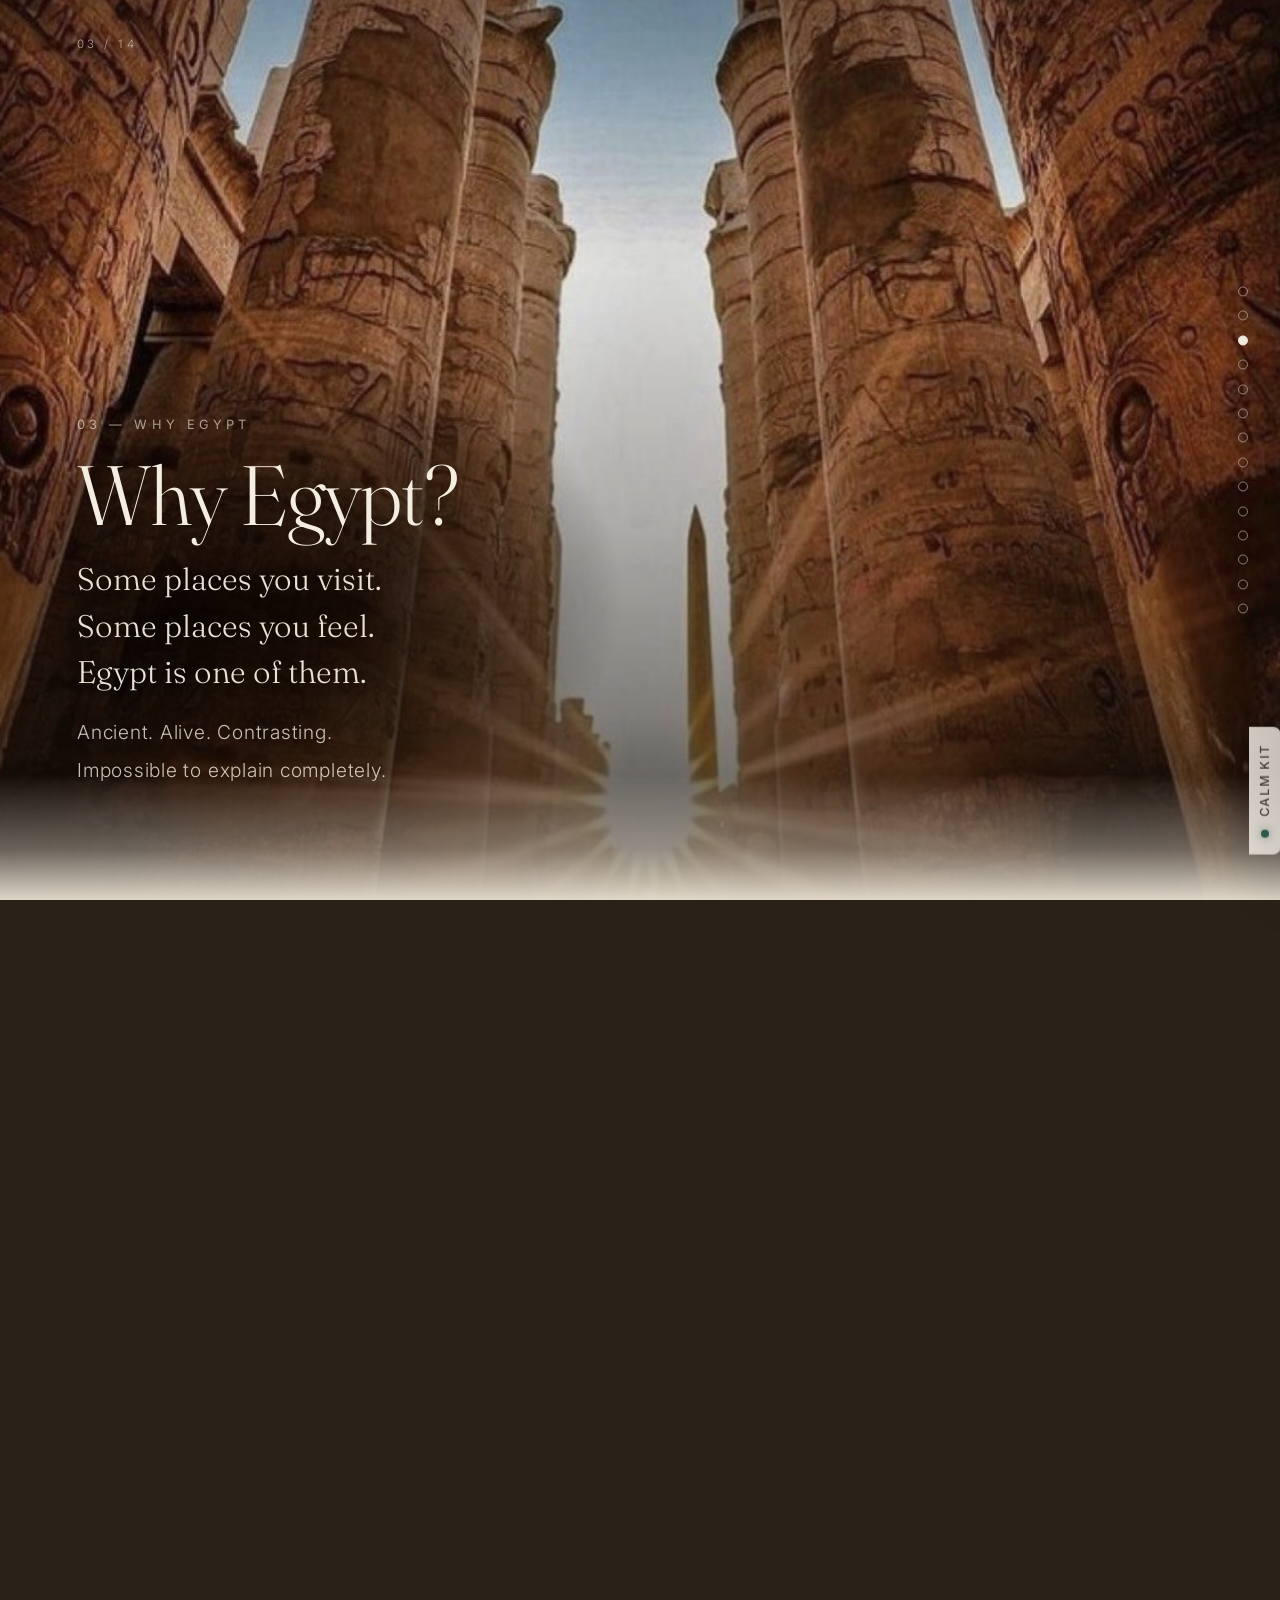
<file: index.html>
<!DOCTYPE html>
<html lang="en" class="no-js">
<head>
  <meta charset="UTF-8" />
  <meta name="viewport" content="width=device-width, initial-scale=1.0" />
  <title>The Art of Being Human — Egypt, November 18–28 2026</title>
  <meta name="description" content="A 10-day journey into what it means to be human. Desert, sea, fire, water, moonlight, sunrise. Egypt, 18–28 November 2026." />

  <!-- Social share preview (contract §3.1 basic on-page setup) -->
  <meta property="og:title" content="The Art of Being Human — Egypt, November 18–28 2026" />
  <meta property="og:description" content="What if you didn’t have to become anything? What if you could simply arrive? Egypt, 18–28 November 2026." />
  <meta property="og:type" content="website" />
  <meta property="og:image" content="img/og-share.jpg" />
  <meta name="twitter:card" content="summary_large_image" />

  <!-- The opening photograph, fetched at high priority before anything else
       competes for bandwidth. Pairs with the windowed loading in retreat.js. -->
  <link rel="preload" as="image" href="img/01-blue-lagoon.jpg" fetchpriority="high" />

  <link rel="preconnect" href="https://fonts.googleapis.com" />
  <link rel="preconnect" href="https://fonts.gstatic.com" crossorigin />
  <link href="https://fonts.googleapis.com/css2?family=Fraunces:opsz,wght@9..144,300;9..144,400&family=Inter:wght@300;400&display=swap" rel="stylesheet" />

  <link rel="stylesheet" href="calm-kit/calm-kit.css" />
  <link rel="stylesheet" href="tokens.css" />
  <link rel="stylesheet" href="retreat.css" />
  <script>document.documentElement.classList.remove('no-js');</script>
  <script src="calm-kit/calm-kit.js"></script>
</head>
<body>
  <a href="#journey" class="skip-link">Skip to the journey</a>

  <!-- Fixed stage — chapter image layers and beat copy are injected by retreat.js -->
  <div class="stage" id="stage" aria-hidden="true"></div>

  <p class="counter" id="counter" aria-hidden="true">01 / 14</p>
  <nav class="rail" id="rail" aria-label="Chapters"></nav>
  <p class="scroll-cue" aria-hidden="true">Scroll</p>

  <!-- Scroll driver: height set to one viewport per beat by retreat.js -->
  <div id="scroll-driver"></div>

  <!--
    Static journey. Shown when motion is off or JS is unavailable, and it is
    what search engines and screen readers actually read. Copy here must stay
    in sync with the CHAPTERS array in retreat.js.
  -->
  <div class="fallback" id="journey">
    <div class="fallback-inner">
      <h1>The Art of Being Human</h1>
      <p class="f-meta">Egypt · November 18–28, 2026</p>
      <p>A 10-day journey into what it means to be human.</p>

      <section>
        <p class="f-num">02 — The Invitation</p>
        <h2>What if you didn’t have to become anything?</h2>
        <p>What if you could simply arrive? With your light. Your shadow. Your questions. Your contradictions. Your pleasure. Your grief. Your laughter.</p>
        <p>What if there was nothing to fix? Only something to experience.</p>
        <p>An invitation to slow down, feel deeply and meet yourself exactly where you are.</p>
      </section>

      <section>
        <p class="f-num">03 — Why Egypt</p>
        <h2>Why Egypt?</h2>
        <p>Some places you visit. Some places you feel. Egypt is one of them.</p>
        <p>Ancient. Alive. Contrasting. Impossible to explain completely.</p>
        <p>Stone and water. Desert and sea. Past and present. We begin here.</p>
      </section>

      <section>
        <p class="f-num">04 — The Journey</p>
        <h2>Three days in the desert.</h2>
        <p>The world becomes quieter. We walk. We sleep in a cave. We gather around the fire.</p>
        <p>We let the desert do what it does. Strip away what isn't necessary.</p>
        <p>Nothing to prove. Nowhere to rush. Just here.</p>
      </section>

      <section>
        <p class="f-num">05 — The Desert Ceremony</p>
        <h2>And then, we go inward.</h2>
        <!-- Mehta's wording, 24 Aug. Named by experience and intention, never by
             substance or effect — see check-compliance.sh. Sync with retreat.js. -->
        <p>As the afternoon unfolds, we enter a carefully held desert ceremony. The vastness of the landscape. The silence. The setting sun.</p>
        <p>Space for a deeper encounter with ourselves.</p>
        <p>Nothing to force. Nothing to perform. Whatever is ready to be met, we meet.</p>
      </section>

      <section>
        <p class="f-num">06 — Integration</p>
        <h2>Return to the body.</h2>
        <p>At Malakot Mountain Oasis, we soften. We rebirth in the temazcal, the mother's womb.</p>
        <p>Heat. Cold. Water. Flowers. Fire. Breath.</p>
        <p>We let the experience settle. We integrate. We come back.</p>
      </section>

      <section>
        <p class="f-num">07 — The Red Sea</p>
        <h2>Then, the land disappears.</h2>
        <p>The Red Sea opens. We sail. We swim. We float. We laugh. We rest.</p>
        <p>And somewhere between the water and the sky, time begins to disappear.</p>
      </section>

      <section>
        <p class="f-num">08 — The Full Moon</p>
        <h2>Full Moon</h2>
        <p>We gather for a Past Life Regression Ceremony, beneath the full moon. The full moon rises over the Red Sea as the sun begins to set.</p>
        <p>A journey through memory, imagination, symbolism and the deeper landscapes of the self. We allow the moon, the sea and the night to hold the space.</p>
        <p>Whatever arises is yours to explore. A story. An image. A feeling. A question. Or simply a sense of mystery.</p>
        <p>We don’t need to explain everything. We simply listen.</p>
      </section>

      <section>
        <p class="f-num">09 — The Blue Lotus Ceremony</p>
        <h2>The following evening.</h2>
        <p>A Blue Lotus ceremony, inspired by ancient Egyptian symbolism.</p>
        <p>The threshold between waking and dreaming. A quiet space for inner listening, imagination, and the mysteries of the night.</p>
      </section>

      <section>
        <p class="f-num">10 — The Final Sunset</p>
        <h2>And then, sunset.</h2>
        <p>Our last evening at sea. Cacao. Music. Fresh fruit. The last light.</p>
        <p>And we dance. Not because we have somewhere to go. But because we are here. Alive. Together.</p>
        <p>An exhale.</p>
      </section>

      <section>
        <p class="f-num">11 — The Experience</p>
        <h2>What it feels like to be there.</h2>
        <p>Space to breathe. Time in nature. Movement. Connection. Silence. Laughter. Deep conversations. Fire. Water. The unknown.</p>
        <p>You don’t need to perform transformation. You simply need to arrive.</p>
        <p>Moments of being held. Moments of letting go. Moments that cannot be planned.</p>
      </section>

      <section>
        <p class="f-num">12 — Who This Is For</p>
        <h2>For all of us.</h2>
        <p>All genders. All orientations. All identities. All ways of being.</p>
        <p>There is no particular way you need to be to belong here. Come as you are.</p>
        <p>Different stories. Different bodies. Different lives. One human circle.</p>
        <p>We are all just being human.</p>
      </section>

      <section id="f-story">
        <p class="f-num">13 — Meet Mehta &amp; Trish</p>
        <h2>How this began</h2>
        <p>This is not something I invented. It is something I have lived.</p>
        <p>A story about Egypt. Travel. The body. Movement. Connection. Women. Human. Culture. And the questions that keep bringing me deeper into what it means to be human.</p>
        <p><a href="mehta.html">Meet Mehta</a> · <a href="trish.html">Meet Trish</a></p>
      </section>

      <section>
        <p class="f-num">14 — Come With Us</p>
        <h2>You don’t have to know exactly why you’re here.</h2>
        <p>You don’t have to have it figured out. Maybe something in you simply said: Yes. And maybe that’s enough.</p>
        <p>Ten days. Desert. Sea. Fire. Water. Moonlight. Sunrise.</p>
        <p>Come as you are.</p>
        <p><a href="#enquire">Come with us</a></p>
      </section>
    </div>
  </div>

  <!-- ============================================================
       PRACTICAL — contracted page 4 of 5.
       Her direction doc: "This section should be extremely clear. Beautiful
       but functional. No poetry where clarity is needed." Followed literally.

       The route below is NOT invented: it is recovered from her own supplier
       costings (Egypt Finance - Finance Tracker.csv), which is the only place
       the day structure exists in writing. Anything still unconfirmed carries
       a data-confirm marker and is caught by ./check-ready.sh before deploy.
       ============================================================ -->
  <section class="sheet" id="practical">
    <div class="sheet-inner">
      <p class="sheet-kicker">Practical</p>
      <h2 class="sheet-h2">The shape of the ten days</h2>

      <div class="fact-grid">
        <div class="fact">
          <dt>Dates</dt>
          <dd>18&ndash;28 November 2026 &middot; ten days</dd>
        </div>
        <div class="fact">
          <dt>Arrive</dt>
          <dd>Fly into <strong>Sharm el-Sheikh (SSH)</strong> on 18 November, <strong>no later than 11:00</strong>.</dd>
        </div>
        <div class="fact">
          <dt>Depart</dt>
          <dd>Fly home from <strong>Hurghada (HRG)</strong> on 28 November, <strong>from 16:00 onward</strong>.</dd>
        </div>
        <div class="fact">
          <dt>Getting between them</dt>
          <dd>One internal flight on 22 November, Sharm el-Sheikh to Hurghada, and on from there to the boat at <strong>Marsa Alam</strong>. Arranged as part of the journey &mdash; you do not book it yourself.</dd>
        </div>
      </div>

      <div class="must">
        <p class="must-title">Book an open-jaw ticket, not a return</p>
        <p>You arrive in one city and leave from another. <strong>Do not book a round trip to a single airport.</strong> Book a multi-city ticket into <strong>SSH</strong> and out of <strong>HRG</strong>, inside the times above.</p>
        <p>Those times are firm. The retreat cannot arrange individual transfers or cover costs caused by a late arrival or an early departure.</p>
      </div>

      <h3 class="sheet-h3">Where you will be</h3>
      <ol class="stay-list">
        <li>
          <span class="stay-when">18&ndash;21 Nov</span>
          <span class="stay-what"><strong>The Sinai desert.</strong> Walking, silence, sleeping in a cave, gathering at the fire.</span>
        </li>
        <li>
          <span class="stay-when">21&ndash;22 Nov</span>
          <span class="stay-what"><strong>Malakot Oasis.</strong> One night. Temazcal, ice bath, flower bath, integration &mdash; the day the body catches up with the desert.</span>
        </li>
        <li>
          <span class="stay-when">22&ndash;26 Nov</span>
          <span class="stay-what"><strong>The Red Sea, aboard MV Legends.</strong> You board at Marsa Alam and spend the first night at dock, then sail for Sataya at sunrise. Swimming, the full moon, and the dolphins.</span>
        </li>
        <li>
          <span class="stay-when">26&ndash;28 Nov</span>
          <span class="stay-what"><strong>The crossing back to Hurghada.</strong> From the final sunset the boat turns for home &mdash; around thirty hours at sea, and the last of the journey to let it settle.</span>
        </li>
      </ol>

      <!-- ============================================================
           FROM "FINAL DETAILS" — her document, 10 Sep 2026. This is the
           delivery that finally closed the five facts a reader needed before
           they could say yes, and it is why the amber "waiting on you" block
           could go for good.

           Her packing list was deliberately re-added here. She asked on 8 Sep
           for "what to bring" to be deleted — that was the GENERIC list we had
           written. This one is hers, in her own words, and arrived inside the
           document she called final. If she meant the section itself to stay
           gone, it is one block to delete.
           ============================================================ -->

      <h3 class="sheet-h3">What is included</h3>
      <ul class="bring-list">
        <li>All accommodation across the desert, the oasis and the yacht charter</li>
        <li>The internal flight, Sharm el-Sheikh to Hurghada &mdash; carry-on baggage only</li>
        <li>Ground transport within the retreat, and the private charter vessel</li>
        <li>All meals, snacks, filtered water and herbal teas</li>
        <li>Every ceremony, practice and experience in the ten days</li>
        <li>A professional photographer for the whole journey, including underwater shots, with all high-resolution images shared afterwards</li>
      </ul>

      <h3 class="sheet-h3">What is not included</h3>
      <ul class="bring-list">
        <li><strong>Travel insurance</strong> &mdash; mandatory, and there are conditions. See below.</li>
        <li><strong>International flights</strong> &mdash; into SSH, out of HRG</li>
        <li><strong>Your Egypt visa</strong> &mdash; the full tourist visa, not the Sinai stamp. See below.</li>
        <li><strong>The arrival transfer</strong> from Sharm el-Sheikh airport to the meeting point</li>
        <li><strong>Snorkel and apnea gear rental</strong> on the boat &mdash; bring your own or arrange it in advance</li>
        <li><strong>Extra baggage on the internal flight</strong> &mdash; only carry-on is included; anything checked is paid at the airport</li>
      </ul>

      <h3 class="sheet-h3">Food</h3>
      <p class="sheet-p">Vegetarian and vegan meals, cooked fresh by private chefs and served buffet style. Fresh catch of the day is also offered aboard the yacht.</p>
      <p class="sheet-p">Two main meals a day &mdash; brunch and dinner &mdash; with a mid-afternoon snack. Filtered water for your bottle and herbal teas throughout. <strong>This is a coffee-free container.</strong></p>
      <p class="sheet-p">Allergies and intolerances must reach us well in advance so they can be accommodated.</p>

      <h3 class="sheet-h3">What to bring</h3>
      <p class="sheet-p"><strong>Clothing.</strong> Light, loose daywear you can move freely in. Warm layers, sweaters, socks, sleepwear and a jacket &mdash; the desert drops hard after sunset. White clothing for ceremony.</p>
      <p class="sheet-p"><strong>Water and sea.</strong> Swimwear and a quick-drying towel. Mask, snorkel and fins for swimming with the dolphins &mdash; freediving and apnea gear only, no scuba. A small dry bag, 10&ndash;15L, for boat transfers.</p>
      <p class="sheet-p"><strong>Feet and sun.</strong> Walking shoes or light hikers for the desert, plus sandals or water shoes. Reef-safe sunscreen, a wide-brim hat, sunglasses, and light scarves for sun and dust.</p>
      <p class="sheet-p"><strong>Toiletries.</strong> 100% natural and odourless, biodegradable and non-toxic &mdash; the ocean and the desert are the reason. Essential oils are welcome; synthetic perfumes are not. Any medication in its original packaging, and something natural for seasickness if you are prone to it.</p>
      <p class="sheet-p"><strong>Also.</strong> A yoga mat. A journal and pen. A refillable water bottle. A headlamp or torch, ideally with a red-light setting for night integration.</p>

      <h3 class="sheet-h3">No phones</h3>
      <p class="sheet-p">This is a complete no-phone journey. Devices are handed to the team at the start and returned on the final day, so you can stay entirely inside the experience.</p>
      <p class="sheet-p">You do not need to worry about capturing any of it. A photographer documents the whole container, underwater included, and everything is shared with you afterwards.</p>

      <div class="must">
        <p class="must-title">Travel insurance is mandatory</p>
        <p>A significant part of this journey is aboard a private charter vessel <strong>more than 10km from shore</strong>. Your policy must cover <strong>offshore and marine travel at that distance</strong>, including emergency medical care and <strong>evacuation or repatriation from the vessel</strong>.</p>
        <p>Cover must run for the whole retreat, and proof is required before departure. <strong>No insurance, no retreat</strong> &mdash; and the payment stays non-refundable.</p>
      </div>

      <div class="must">
        <p class="must-title">You need the full Egyptian visa</p>
        <p>The journey travels beyond the Sinai peninsula, so <strong>the Sinai-only exemption is not enough</strong>. You are responsible for holding the correct visa for the entire duration and itinerary.</p>
      </div>

      <!-- ============================================================
           PRICE AND PAYMENT — her final policy, 10 Sep 2026.

           ⚠️ TWO DATES LIVE IN THIS BLOCK AND NOTHING MOVES THEM AUTOMATICALLY:
             21 Oct 2026 — early bird ends, the price becomes EUR 5,888
             11 Nov 2026 — booking closes entirely
           Both are one edit each, and both must actually be made.
           ============================================================ -->
      <div class="price-block">
        <p class="price-kicker">The price</p>
        <p class="price-now"><span class="price-fig">&euro;4,444</span> <span class="price-per">per person &middot; early bird</span></p>
        <p class="price-note">Available until <strong>20 October 2026</strong>, payable in full at booking.</p>

        <p class="price-then"><strong>&euro;5,888</strong> from 21 October to 11 November. A 50% deposit of &euro;2,944 holds your place, with the balance due by 4 November. Booked after 4 November, it is payable in full.</p>
        <p class="price-then">Your place is confirmed once payment has been received.</p>

        <p class="price-cancel"><strong>All payments are non-refundable.</strong> This is a small retreat, and accommodation, transport, the private charter and every venue are reserved for you specifically. If you cannot come you may pass your place to someone else, with written approval and all payments settled. If we cancel the retreat, everything paid to us is refunded in full &mdash; flights, visas and insurance booked separately are not ours to refund.</p>
      </div>
    </div>
  </section>

  <!-- ============================================================
       COME WITH US — contracted page 5 of 5.
       Her direction doc: "The website should not end with an aggressive sales
       pitch. It should feel like the final breath of the experience." The
       closing copy below is hers, verbatim from that document.
       ============================================================ -->
  <section class="sheet sheet-close" id="enquire">
    <div class="sheet-inner">
      <p class="sheet-kicker">Come with us</p>
      <p class="close-copy">
        You don&rsquo;t have to know exactly why you&rsquo;re here.<br />
        You don&rsquo;t have to have it figured out.<br />
        Maybe something in you simply said:<br />
        <em>Yes.</em><br />
        And maybe that&rsquo;s enough.
      </p>
      <p class="close-sign">The Art of Being Human.<br />Come as you are.</p>

      <!-- ============================================================
           BOOKING ROUTES THROUGH WHATSAPP, NOT A CHECKOUT.

           Changed 8 Sep 2026. The WeTravel gateway is not working, so there
           is no card checkout on this site and no basket to abandon. Both
           hosts take reservations, payment arrangements and questions in
           WhatsApp directly, which is also where her whole audience already
           is. Two buttons, one inbox: the prefilled text is what differs, so
           Mehta can see which conversation she is in before she reads a word.

           ⚠️ IF A CHECKOUT LINK EVER ARRIVES, the primary button below is the
           one line to change — swap the href, leave everything else alone.

           ⚠️ MEXICO NUMBER FORMAT: WhatsApp wants 52 + the 10-digit mobile
           for Mexico, with no "1" inserted after the country code. That is
           what is used here. Test it from a phone that is not Mehta's before
           this goes anywhere near her list.
           ============================================================ -->
      <div class="close-actions">
        <a class="cta cta-primary" href="https://wa.me/529624860880?text=Hi%20Mehta%2C%20I%20would%20like%20to%20reserve%20my%20place%20on%20The%20Art%20of%20Being%20Human%2C%20Egypt%2C%2018-28%20November%202026."
           target="_blank" rel="noopener noreferrer">Reserve your place</a>
        <a class="cta cta-ghost" href="https://wa.me/529624860880?text=Hi%20Mehta%2C%20I%20have%20a%20question%20about%20The%20Art%20of%20Being%20Human%2C%20Egypt%2C%2018-28%20November%202026."
           target="_blank" rel="noopener noreferrer">Ask a question first</a>
      </div>

      <p class="close-hosts">
        Both buttons open WhatsApp with Mehta, who answers personally.
      </p>

      <p class="close-meta">Egypt &middot; 18&ndash;28 November 2026</p>
    </div>
  </section>

  <script src="retreat.js" defer></script>
</body>
</html>
</file>
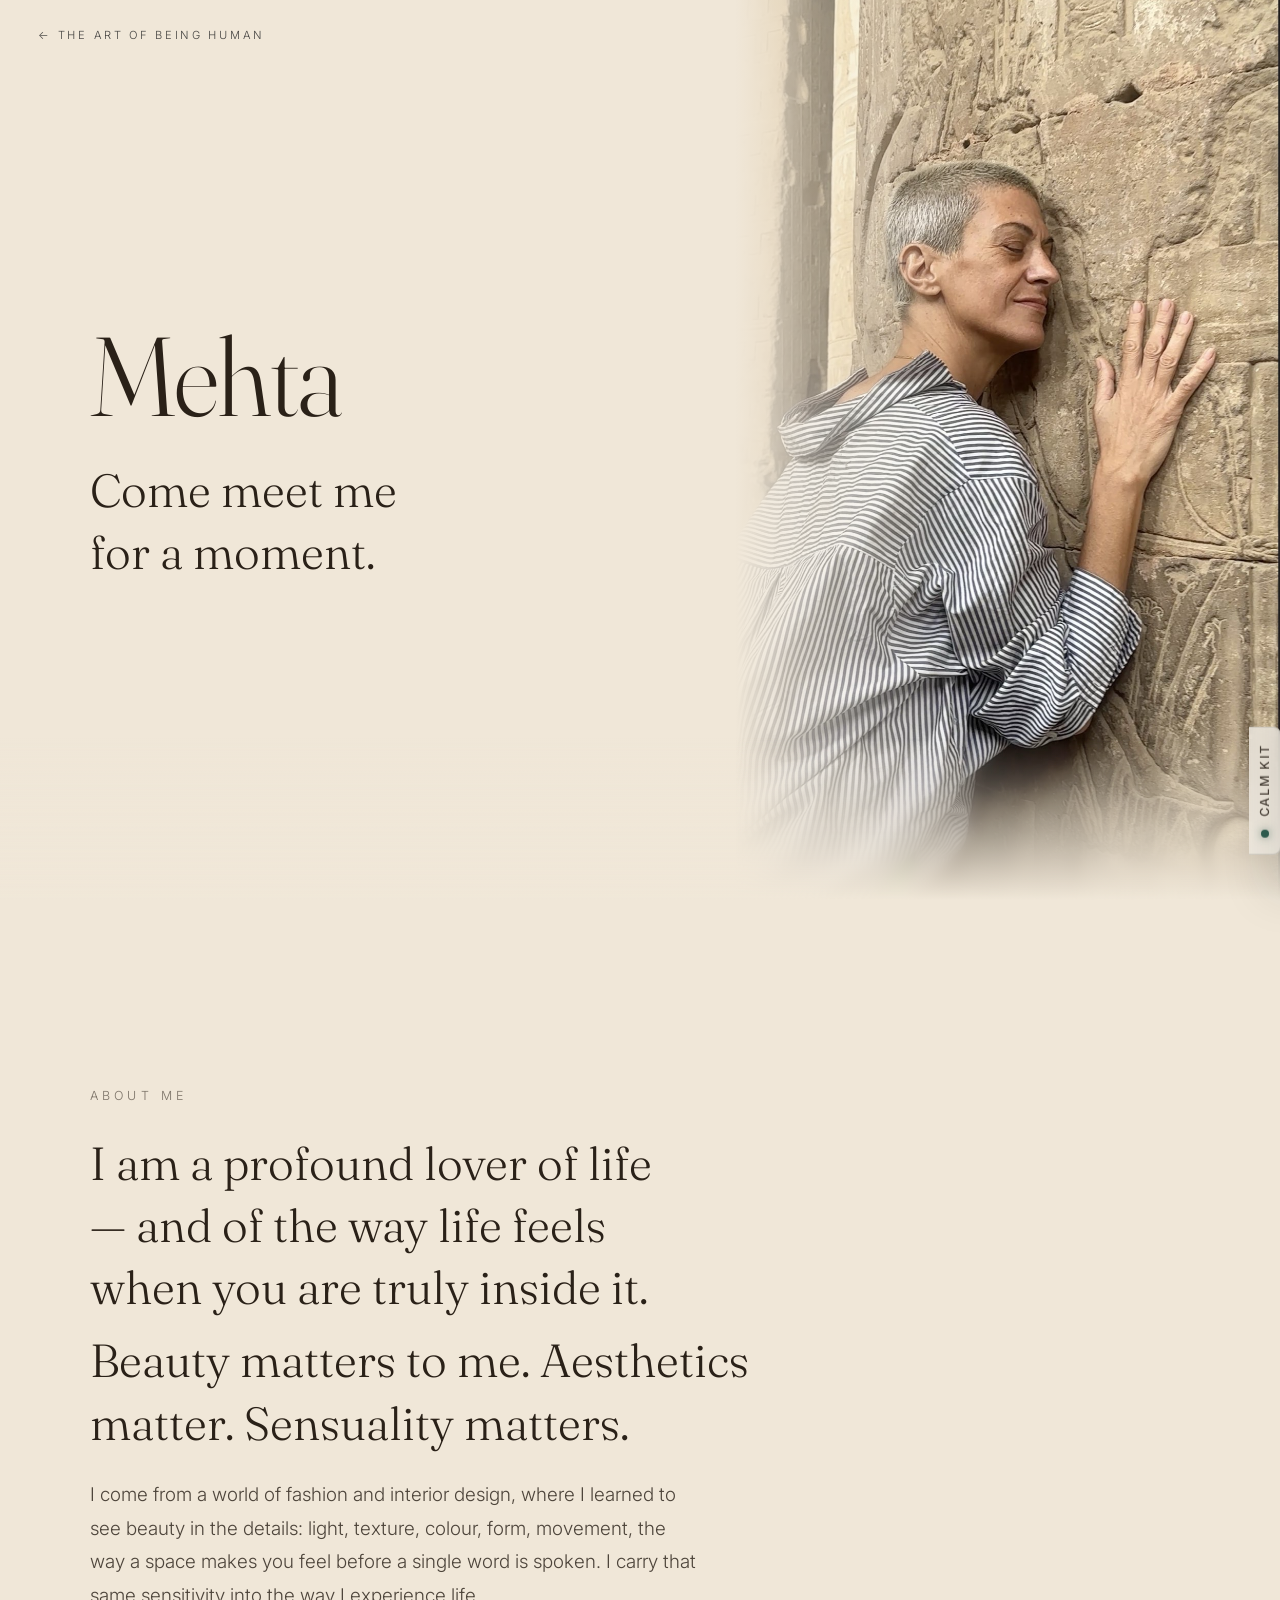
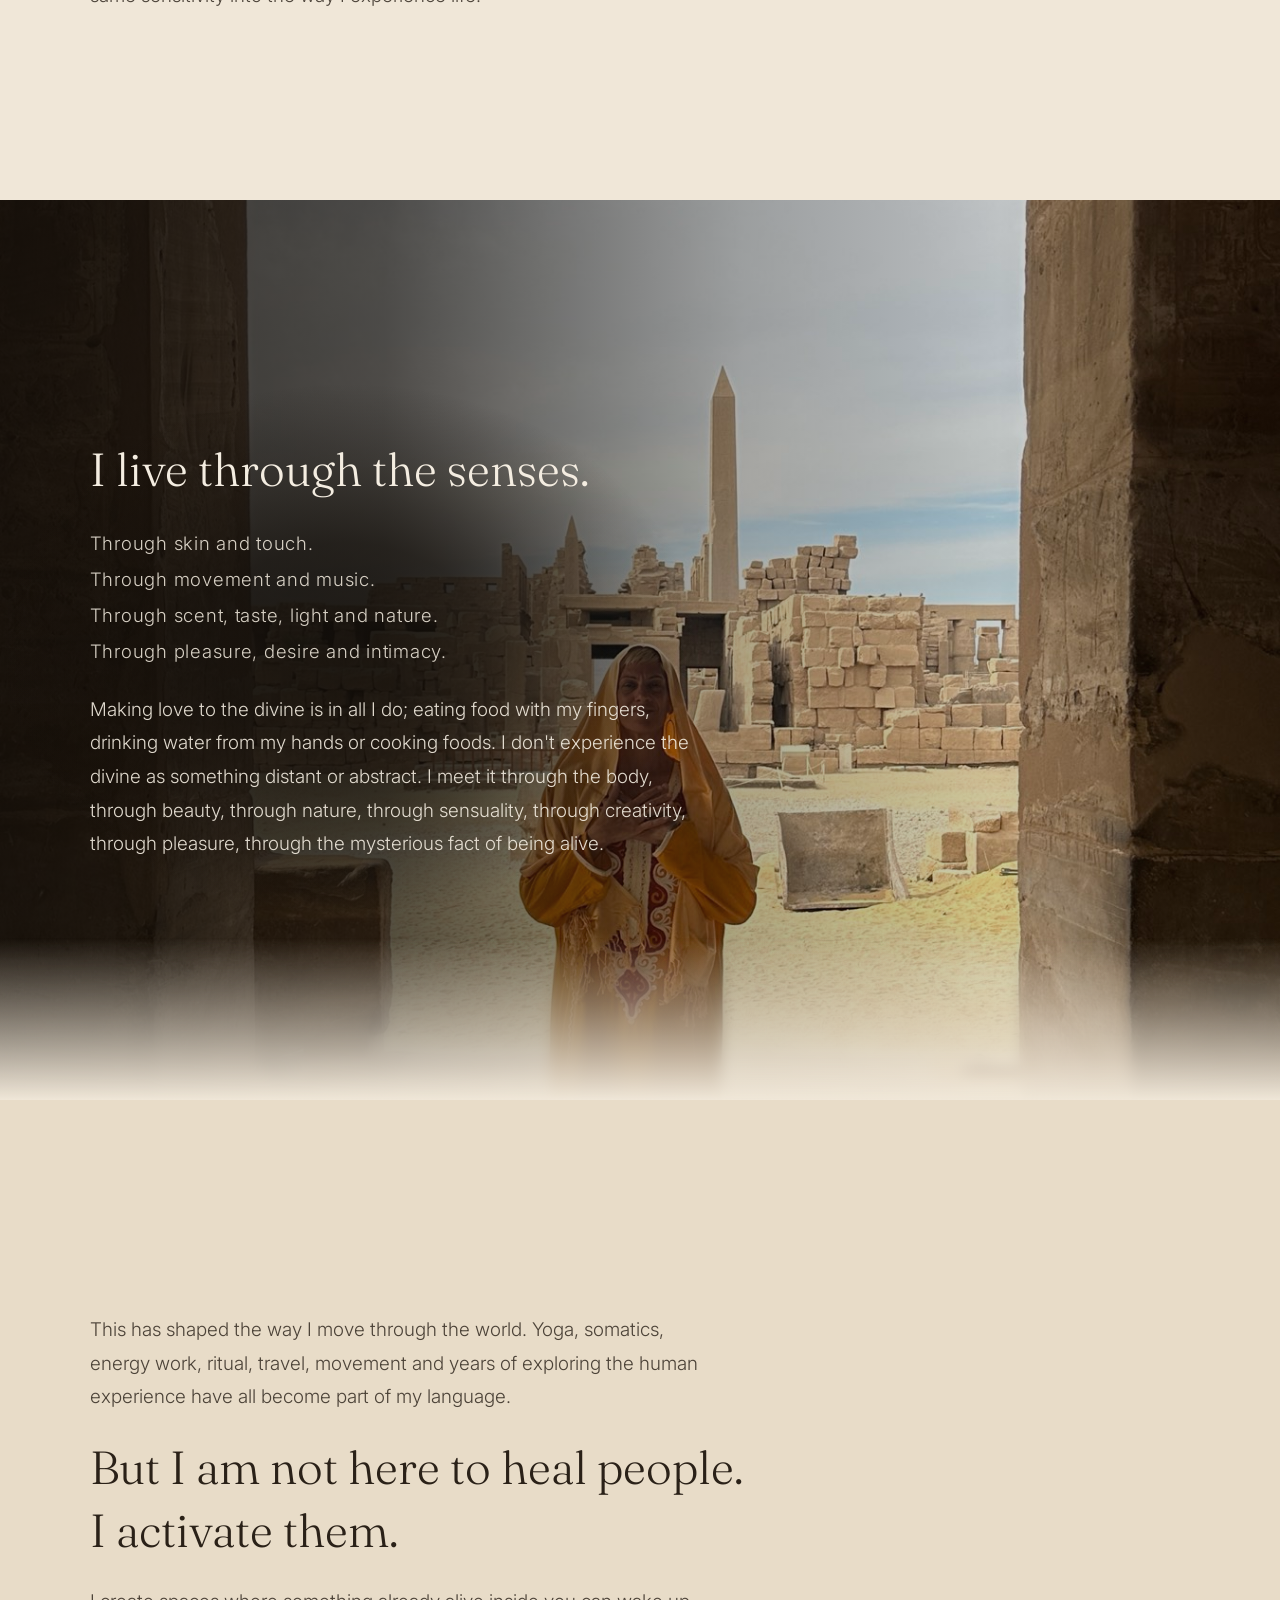
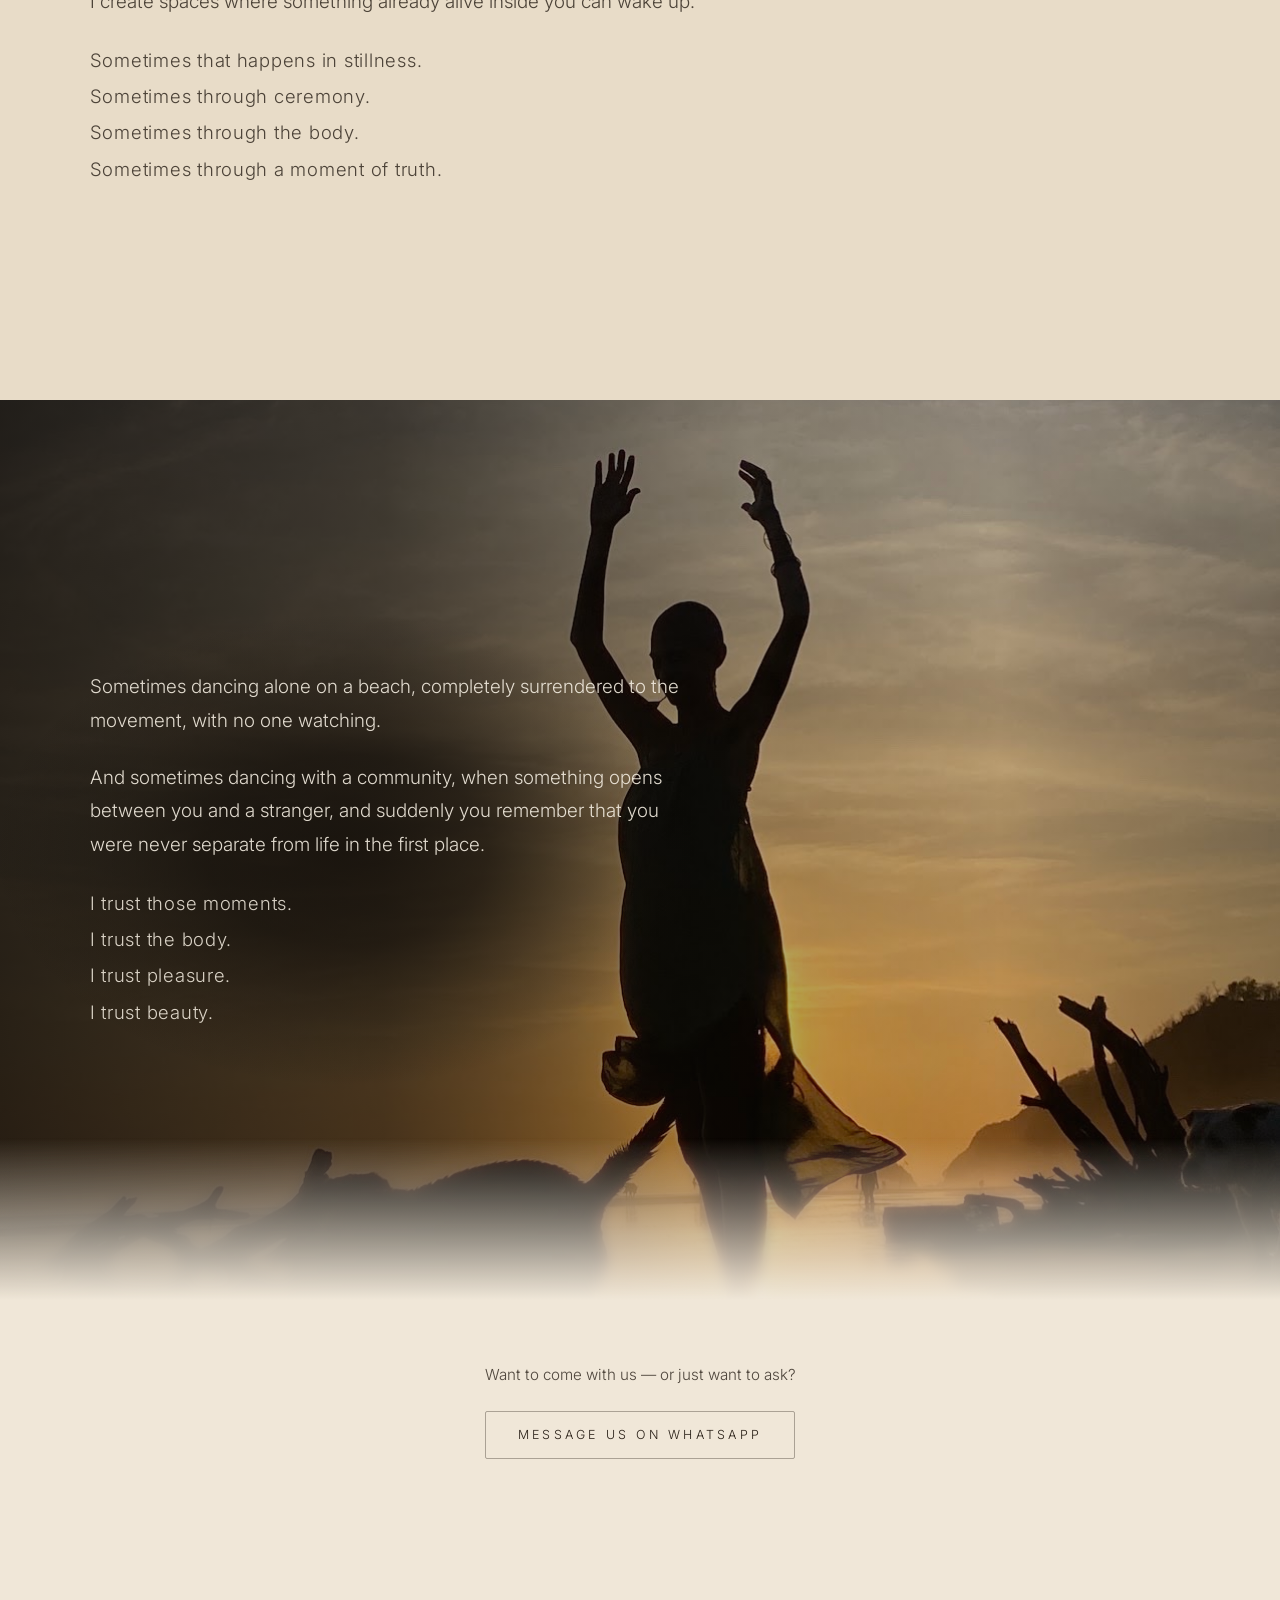
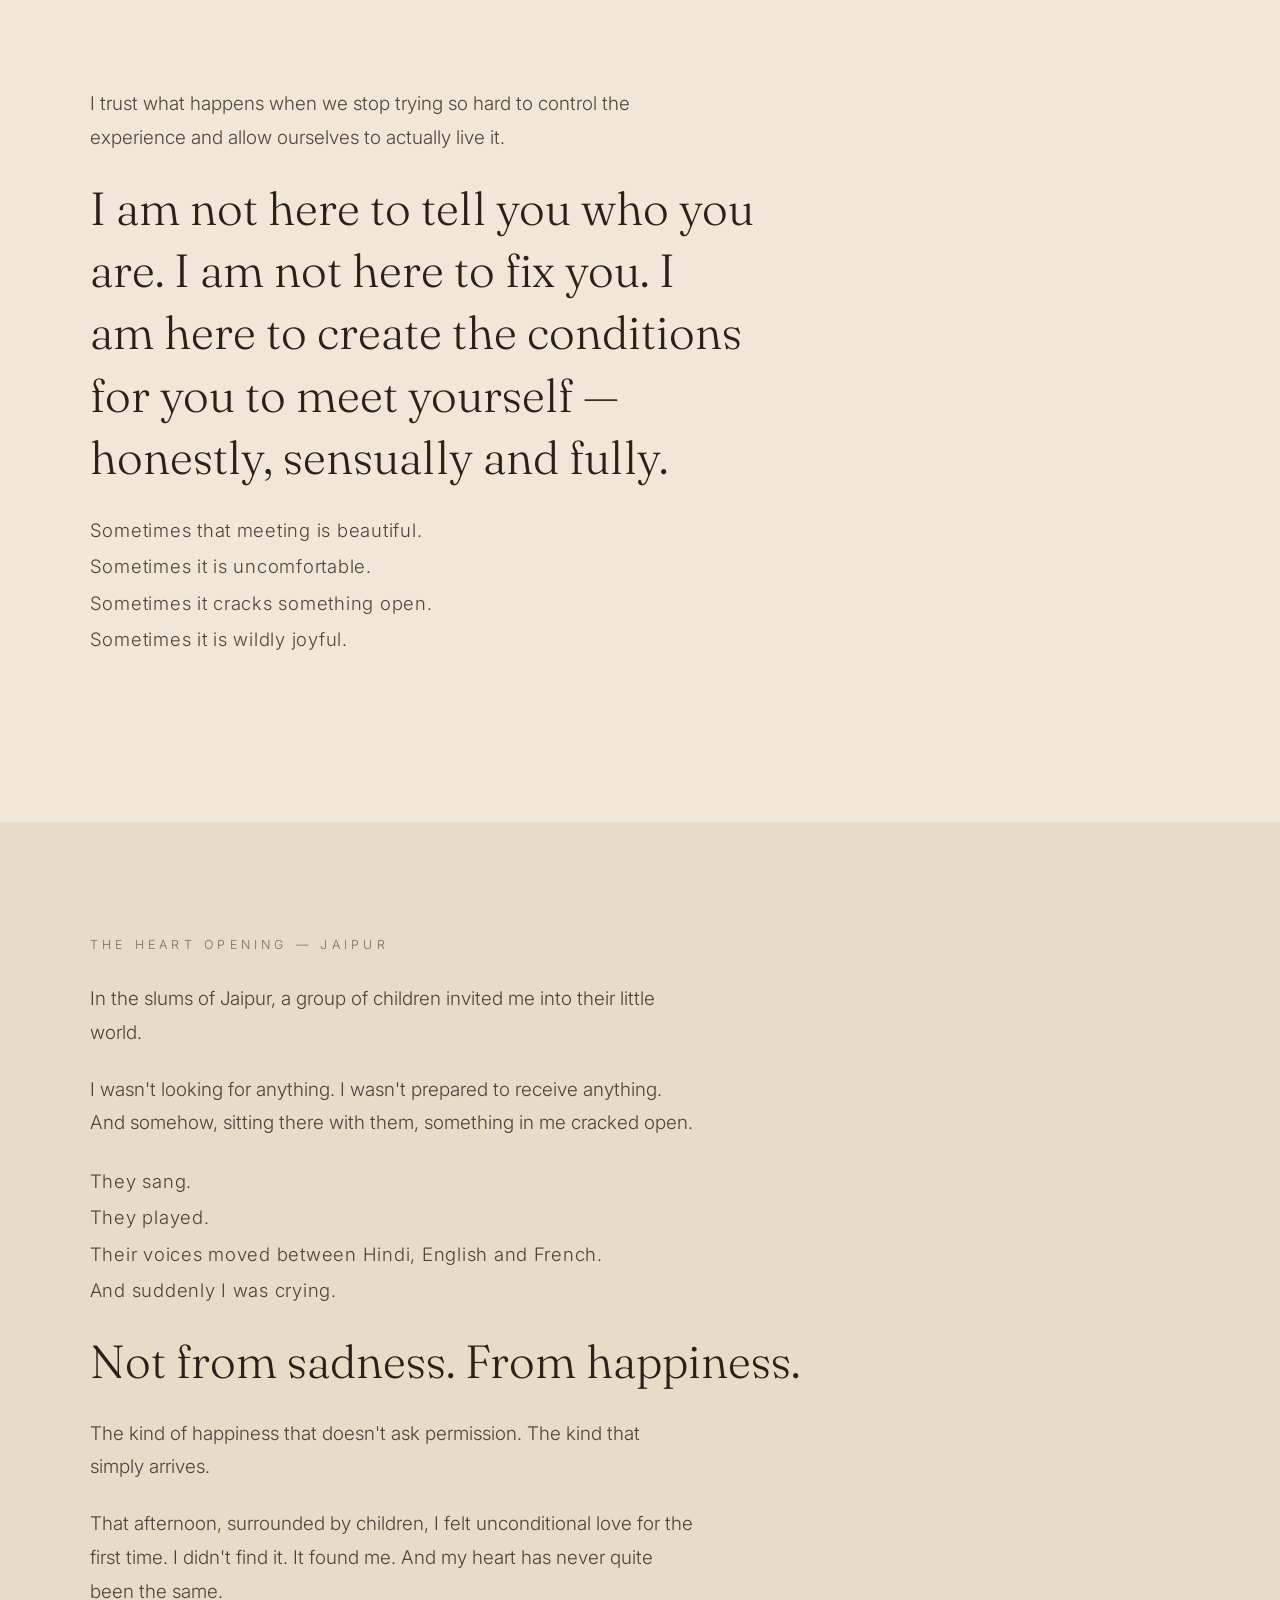
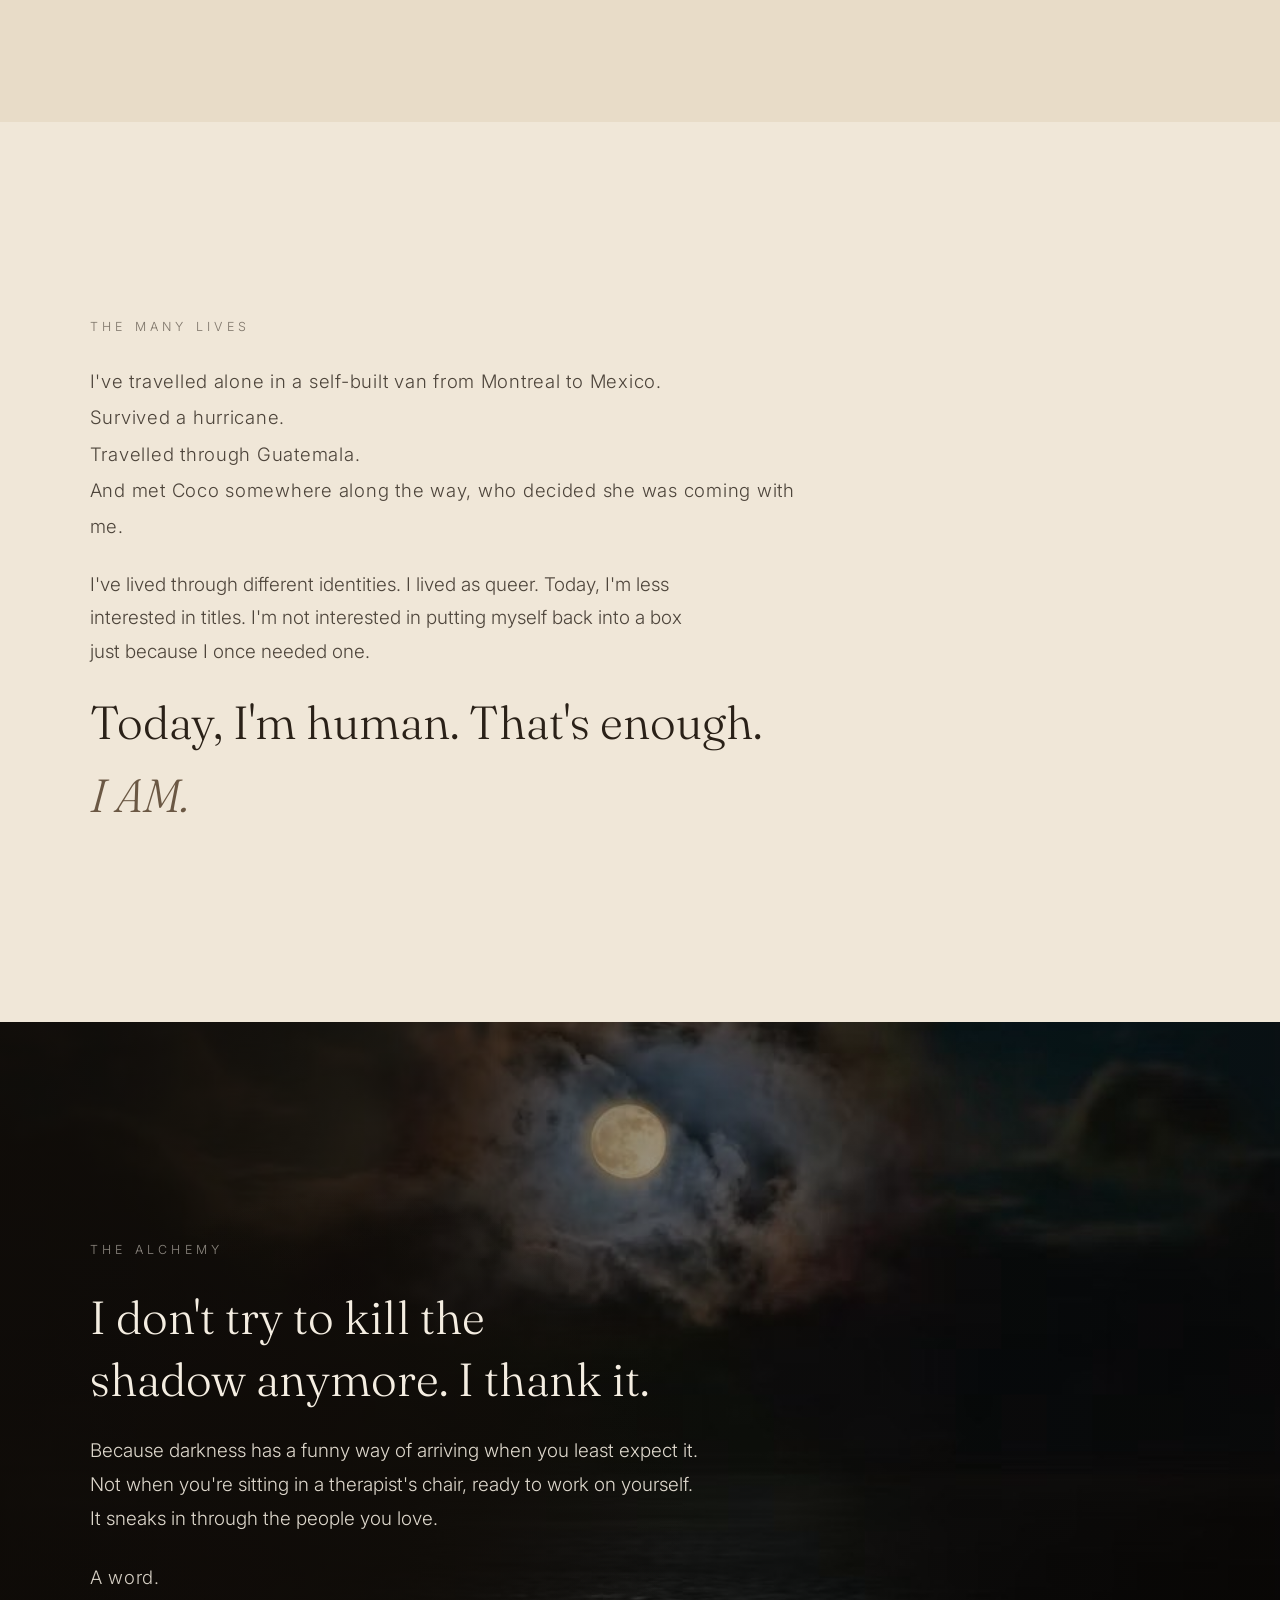
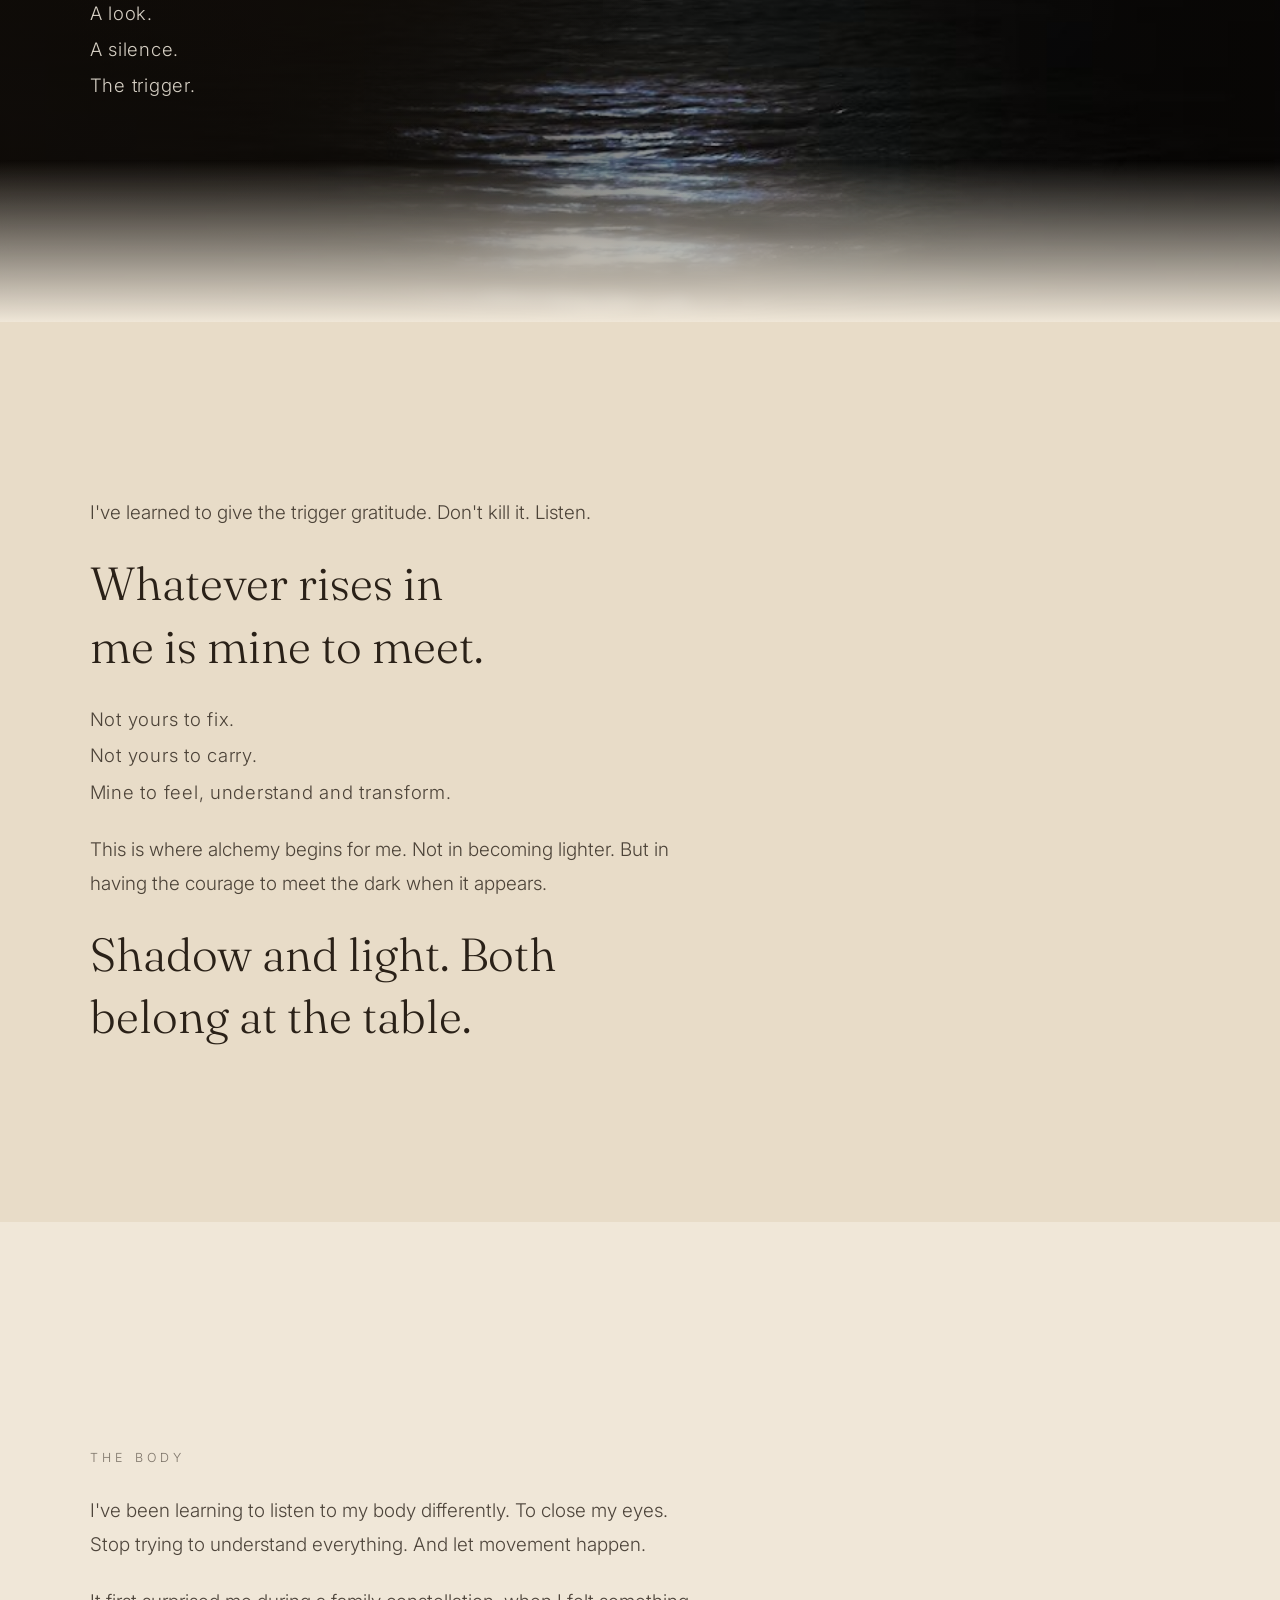
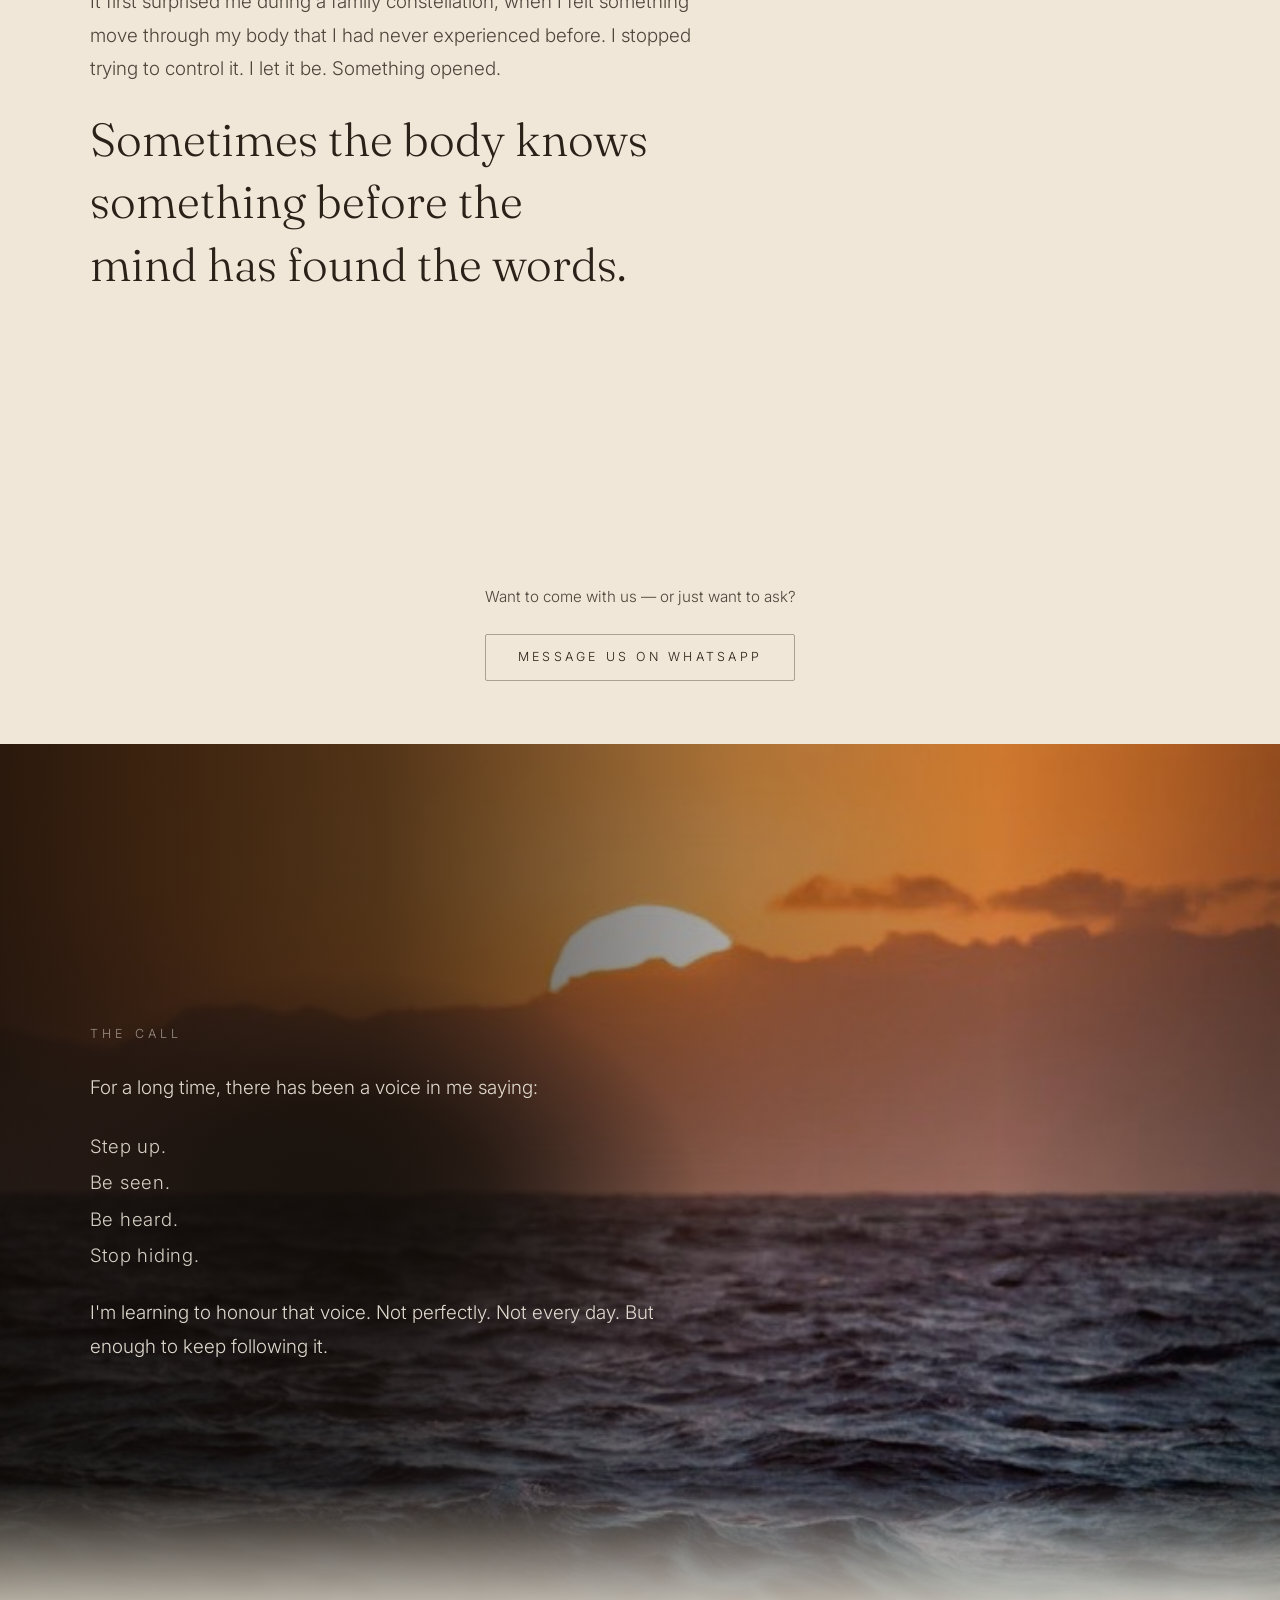
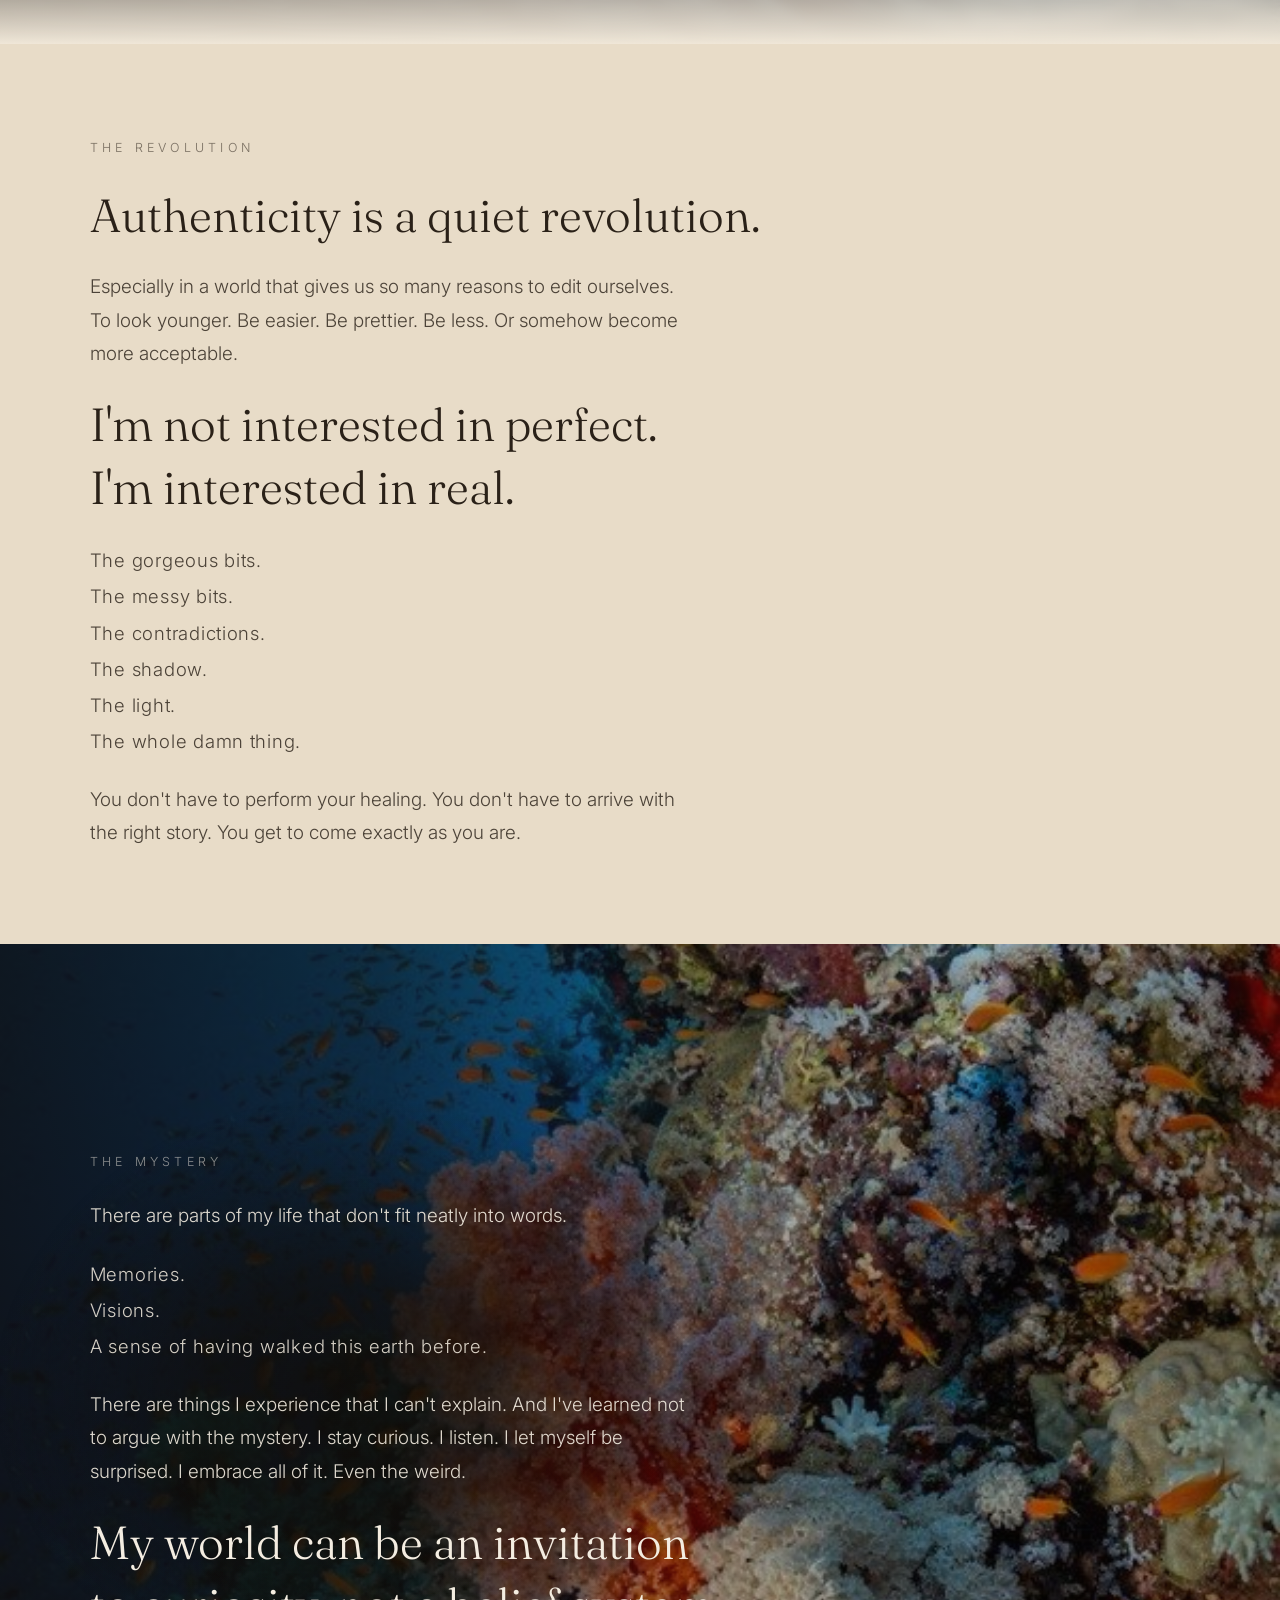
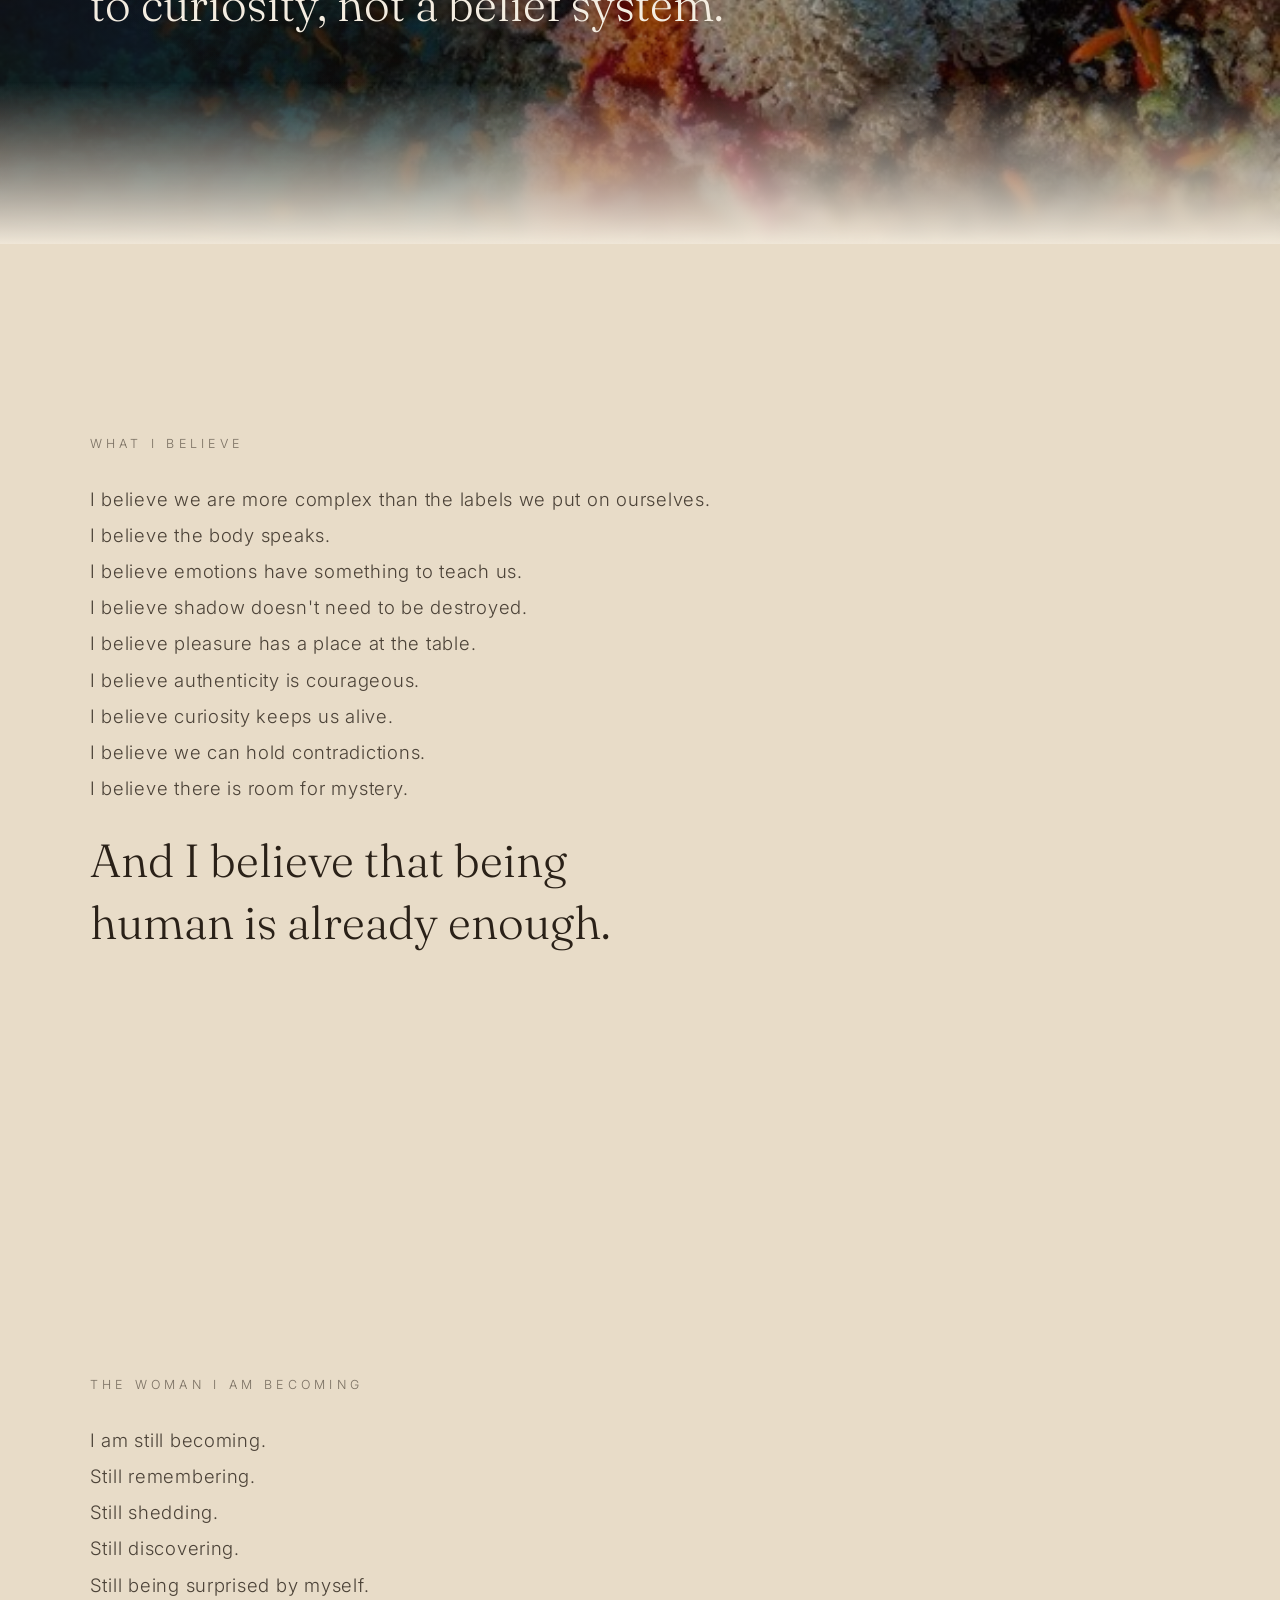
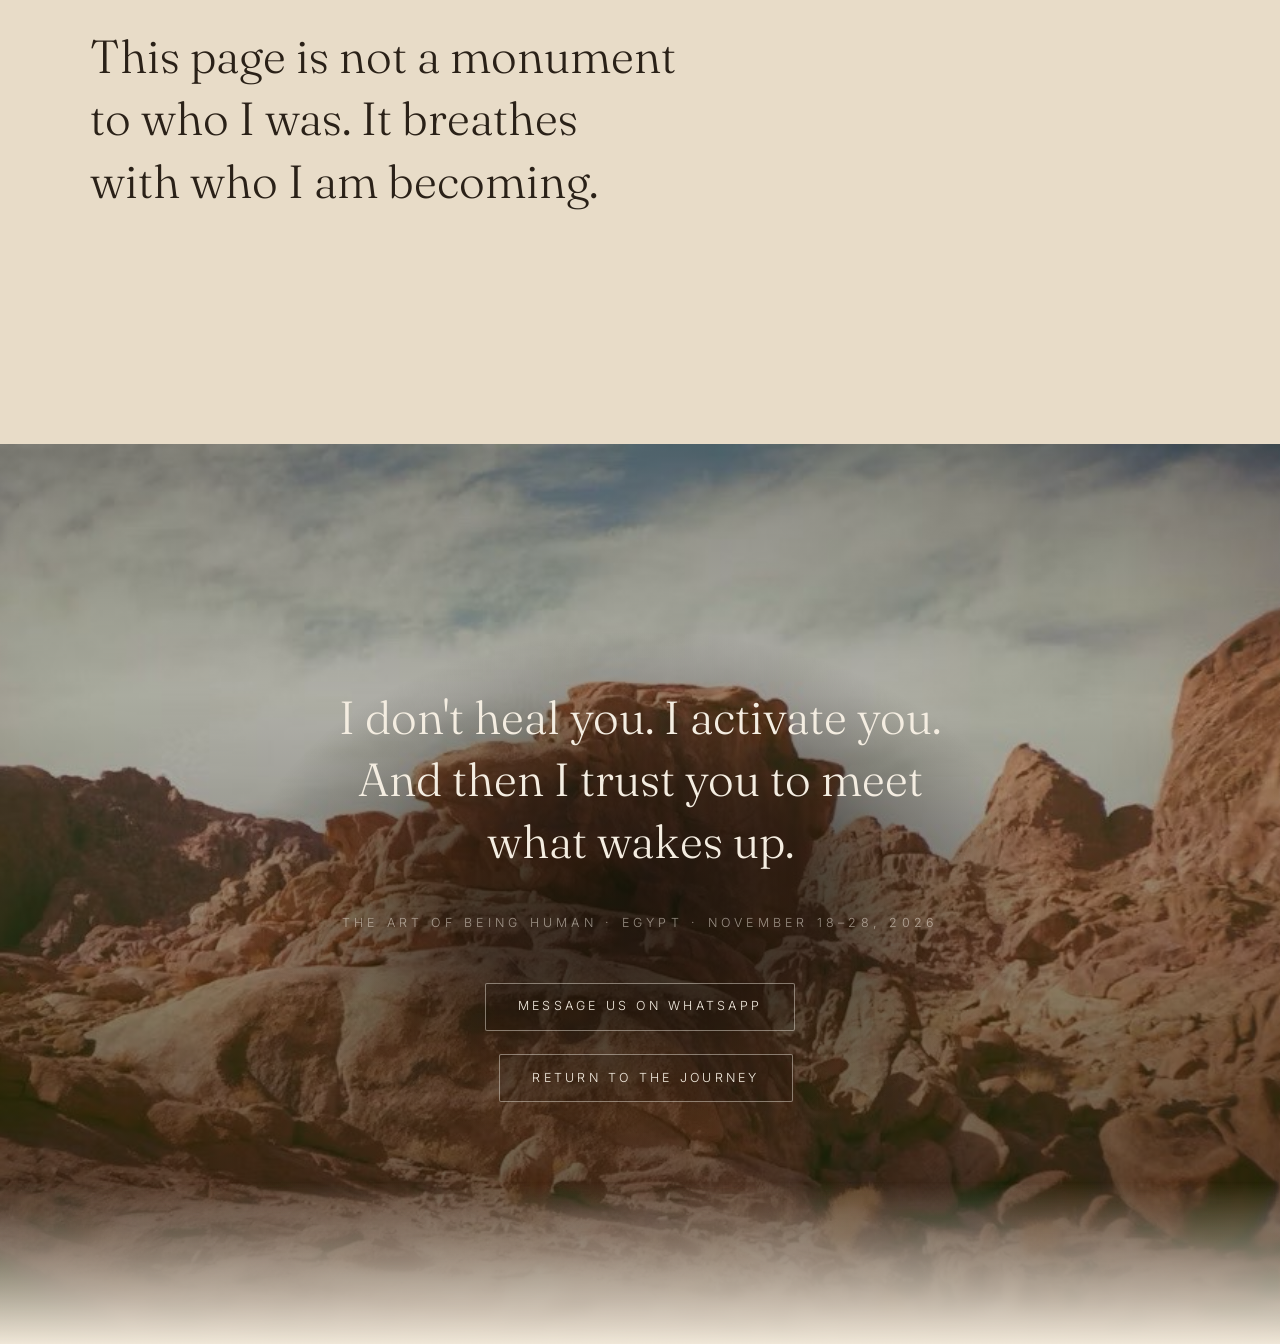
<file: mehta.html>
<!DOCTYPE html>
<html lang="en" class="no-js">
<head>
  <meta charset="UTF-8" />
  <meta name="viewport" content="width=device-width, initial-scale=1.0" />
  <title>Mehta — The Art of Being Human</title>
  <meta name="description" content="Come meet me for a moment. Mehta — curator and host of The Art of Being Human, a 10-day journey in Egypt, 18–28 November 2026." />

  <meta property="og:title" content="Mehta — The Art of Being Human" />
  <meta property="og:description" content="I don't heal you. I activate you. And then I trust you to meet what wakes up." />
  <meta property="og:type" content="profile" />
  <meta property="og:image" content="img/og-share.jpg" />
  <meta name="twitter:card" content="summary_large_image" />

  <link rel="preconnect" href="https://fonts.googleapis.com" />
  <link rel="preconnect" href="https://fonts.gstatic.com" crossorigin />
  <link href="https://fonts.googleapis.com/css2?family=Fraunces:opsz,ital,wght@9..144,0,300;9..144,0,400;9..144,1,300&family=Inter:wght@300;400&display=swap" rel="stylesheet" />

  <link rel="stylesheet" href="calm-kit/calm-kit.css" />
  <link rel="stylesheet" href="tokens.css" />
  <link rel="stylesheet" href="mehta.css" />
  <script>document.documentElement.classList.remove('no-js');</script>
  <script src="calm-kit/calm-kit.js"></script>
</head>

<!--
  ============================================================
  MEHTA — PERSONAL PAGE

  All copy below is VERBATIM from the client's WEB DIRECTION CREATION doc
  (relayed 20 Aug 2026). It is her voice. Do not rewrite it, do not tighten
  it, do not make it sound more like the retreat page. Her brief: "This is
  not a traditional biography. Not a résumé. Not a list of qualifications.
  Not a spiritual profile. Not a sales page."

  ADDING A NEW CHAPTER — she asked for a page that can grow ("What I'm
  exploring", "Places that changed me", "My current questions", "Things I no
  longer believe"). Copy the commented template at the foot of this file.
  No JavaScript is involved.

  NOTE: her source doc contains one stray line near the opening — "You're
  right. I kept the skeleton instead of actually reworking it..." — which is
  a fragment of her own drafting conversation, not copy. It is deliberately
  NOT on this page. Worth confirming with her that she agrees.
  ============================================================
-->

<body class="m-body">
  <a href="#about" class="skip-link">Skip to the writing</a>
  <a href="index.html" class="m-nav">← The Art of Being Human</a>

  <!-- ============ 1 · OPENING ============ -->
  <!-- Her portrait, supplied 8 Sep 2026. This panel carried an empty dashed
       slot from the build until now; it was the last thing on the page still
       waiting on her. The file arrived as a letterboxed screen capture — the
       black bars are cropped off, leaving 1214x2060 of actual photograph.
       Her face sits high in the frame, so the crop is pinned to 50% 28%. -->
  <section class="m-panel m-frame is-hero is-centred is-portrait-hero">
    <div class="m-bg" style="background-image:url('img/m-portrait.jpg');background-position:50% 28%"></div>
    <div class="m-inner is-centre">
      <h1 class="m-h1">Mehta</h1>
      <p class="m-say">Come meet me for a moment.</p>
    </div>
  </section>

  <!-- ============ 2 · ABOUT ME ============ -->
  <section class="m-panel m-read" id="about">
    <div class="m-inner">
      <p class="m-kicker">About me</p>
      <p class="m-say">I am a profound lover of life — and of the way life feels when you are truly inside it.</p>
      <p class="m-say">Beauty matters to me. Aesthetics matter. Sensuality matters.</p>
      <p class="m-p">I come from a world of fashion and interior design, where I learned to see beauty in the details: light, texture, colour, form, movement, the way a space makes you feel before a single word is spoken. I carry that same sensitivity into the way I experience life.</p>
    </div>
  </section>

  <!-- ============ 3 · THE SENSES ============ -->
  <section class="m-panel m-frame">
    <!-- Was a photograph of a laid breakfast table. Removed on her review,
         8 Sep 2026, and replaced with her own frame. -->
    <div class="m-bg" style="background-image:url('img/m-temple.jpg');background-position:50% 42%"></div>
    <div class="m-inner">
      <p class="m-say">I live through the senses.</p>
      <p class="m-frag">
        Through skin and touch.<br />
        Through movement and music.<br />
        Through scent, taste, light and nature.<br />
        Through pleasure, desire and intimacy.
      </p>
      <p class="m-p">Making love to the divine is in all I do; eating food with my fingers, drinking water from my hands or cooking foods. I don't experience the divine as something distant or abstract. I meet it through the body, through beauty, through nature, through sensuality, through creativity, through pleasure, through the mysterious fact of being alive.</p>
    </div>
  </section>

  <!-- ============ 4 · NOT HERE TO HEAL ============ -->
  <section class="m-panel m-read is-night">
    <div class="m-inner">
      <p class="m-p">This has shaped the way I move through the world. Yoga, somatics, energy work, ritual, travel, movement and years of exploring the human experience have all become part of my language.</p>
      <p class="m-say">But I am not here to heal people.<br />I activate them.</p>
      <p class="m-p">I create spaces where something already alive inside you can wake up.</p>
      <p class="m-frag">
        Sometimes that happens in stillness.<br />
        Sometimes through ceremony.<br />
        Sometimes through the body.<br />
        Sometimes through a moment of truth.
      </p>
    </div>
  </section>

  <!-- ============ 5 · MOVEMENT ============ -->
  <!-- Was portrait slot 2 of 3. Reduced to one portrait on Mehta's written
       "instruction, 22 Aug 23:10 — she asked for one photo only, matching her\n       co-host's page. Her exact wording is in the project record, not here.\n       Her writing is untouched; only the empty frame is gone." -->
  <!-- 8 Sep 2026: she supplied a photograph that is literally this paragraph —
       dancing alone on a beach at sunset — so the panel becomes a frame. -->
  <section class="m-panel m-frame">
    <div class="m-bg" style="background-image:url('img/m-dance.jpg');background-position:50% 45%"></div>
    <div class="m-inner">
      <p class="m-p">Sometimes dancing alone on a beach, completely surrendered to the movement, with no one watching.</p>
      <p class="m-p">And sometimes dancing with a community, when something opens between you and a stranger, and suddenly you remember that you were never separate from life in the first place.</p>
      <p class="m-frag">
        I trust those moments.<br />
        I trust the body.<br />
        I trust pleasure.<br />
        I trust beauty.
      </p>
    </div>
  </section>


  <!-- Standing invitation. Her pages run long — Mehta's is seventeen panels —
       and until 8 Sep the only way to act was to reach the very bottom. These
       bands sit at the natural pauses so the door is always within a screen or
       two. Deliberately a slim strip, not a panel: it must not interrupt the
       reading, and it must never outshout her writing. -->
  <div class="m-invite">
    <p class="m-invite-p">Want to come with us — or just want to ask?</p>
    <a class="m-cta is-ink" href="https://wa.me/529624860880?text=Hi%2C%20I%20would%20like%20to%20book%20a%20place%20on%20The%20Art%20of%20Being%20Human%2C%20Egypt%2C%2018-28%20November%202026%20%E2%80%94%20or%20ask%20a%20question%20about%20it." target="_blank" rel="noopener noreferrer">Message us on WhatsApp</a>
  </div>

  <!-- ============ 6 · THE CONDITIONS ============ -->
  <section class="m-panel m-read">
    <div class="m-inner">
      <p class="m-p">I trust what happens when we stop trying so hard to control the experience and allow ourselves to actually live it.</p>
      <p class="m-say">I am not here to tell you who you are. I am not here to fix you. I am here to create the conditions for you to meet yourself — honestly, sensually and fully.</p>
      <p class="m-frag">
        Sometimes that meeting is beautiful.<br />
        Sometimes it is uncomfortable.<br />
        Sometimes it cracks something open.<br />
        Sometimes it is wildly joyful.
      </p>
    </div>
  </section>

  <!-- ============ 7 · JAIPUR ============ -->
  <section class="m-panel m-read is-deep">
    <div class="m-inner">
      <p class="m-kicker">The heart opening — Jaipur</p>
      <p class="m-p">In the slums of Jaipur, a group of children invited me into their little world.</p>
      <p class="m-p">I wasn't looking for anything. I wasn't prepared to receive anything. And somehow, sitting there with them, something in me cracked open.</p>
      <p class="m-frag">
        They sang.<br />
        They played.<br />
        Their voices moved between Hindi, English and French.<br />
        And suddenly I was crying.
      </p>
      <p class="m-say">Not from sadness. From happiness.</p>
      <p class="m-p">The kind of happiness that doesn't ask permission. The kind that simply arrives.</p>
      <p class="m-p">That afternoon, surrounded by children, I felt unconditional love for the first time. I didn't find it. It found me. And my heart has never quite been the same.</p>
    </div>
  </section>

  <!-- ============ 8 · THE MANY LIVES ============ -->
  <section class="m-panel m-read">
    <div class="m-inner">
      <p class="m-kicker">The many lives</p>
      <p class="m-frag">
        I've travelled alone in a self-built van from Montreal to Mexico.<br />
        Survived a hurricane.<br />
        Travelled through Guatemala.<br />
        And met Coco somewhere along the way, who decided she was coming with me.
      </p>
      <p class="m-p">I've lived through different identities. I lived as queer. Today, I'm less interested in titles. I'm not interested in putting myself back into a box just because I once needed one.</p>
      <p class="m-say">Today, I'm human. That's enough.</p>
      <p class="m-say"><em>I AM.</em></p>
    </div>
  </section>

  <!-- ============ 9 · THE ALCHEMY ============ -->
  <section class="m-panel m-frame">
    <div class="m-bg" style="background-image:url('img/m-alchemy.jpg')"></div>
    <div class="m-inner">
      <p class="m-kicker">The alchemy</p>
      <p class="m-say">I don't try to kill the shadow anymore. I thank it.</p>
      <p class="m-p">Because darkness has a funny way of arriving when you least expect it. Not when you're sitting in a therapist's chair, ready to work on yourself. It sneaks in through the people you love.</p>
      <p class="m-frag">
        A word.<br />
        A look.<br />
        A silence.<br />
        The trigger.
      </p>
    </div>
  </section>

  <!-- ============ 10 · WHAT IS MINE TO MEET ============ -->
  <section class="m-panel m-read is-night">
    <div class="m-inner">
      <p class="m-p">I've learned to give the trigger gratitude. Don't kill it. Listen.</p>
      <p class="m-say">Whatever rises in me is mine to meet.</p>
      <p class="m-frag">
        Not yours to fix.<br />
        Not yours to carry.<br />
        Mine to feel, understand and transform.
      </p>
      <p class="m-p">This is where alchemy begins for me. Not in becoming lighter. But in having the courage to meet the dark when it appears.</p>
      <p class="m-say">Shadow and light. Both belong at the table.</p>
    </div>
  </section>

  <!-- ============ 11 · THE BODY ============ -->
  <section class="m-panel m-read">
    <div class="m-inner">
      <p class="m-kicker">The body</p>
      <p class="m-p">I've been learning to listen to my body differently. To close my eyes. Stop trying to understand everything. And let movement happen.</p>
      <p class="m-p">It first surprised me during a family constellation, when I felt something move through my body that I had never experienced before. I stopped trying to control it. I let it be. Something opened.</p>
      <p class="m-say">Sometimes the body knows something before the mind has found the words.</p>
    </div>
  </section>


  <!-- Standing invitation. Her pages run long — Mehta's is seventeen panels —
       and until 8 Sep the only way to act was to reach the very bottom. These
       bands sit at the natural pauses so the door is always within a screen or
       two. Deliberately a slim strip, not a panel: it must not interrupt the
       reading, and it must never outshout her writing. -->
  <div class="m-invite">
    <p class="m-invite-p">Want to come with us — or just want to ask?</p>
    <a class="m-cta is-ink" href="https://wa.me/529624860880?text=Hi%2C%20I%20would%20like%20to%20book%20a%20place%20on%20The%20Art%20of%20Being%20Human%2C%20Egypt%2C%2018-28%20November%202026%20%E2%80%94%20or%20ask%20a%20question%20about%20it." target="_blank" rel="noopener noreferrer">Message us on WhatsApp</a>
  </div>

  <!-- ============ 12 · THE CALL ============ -->
  <section class="m-panel m-frame">
    <div class="m-bg" style="background-image:url('img/m-call.jpg')"></div>
    <div class="m-inner">
      <p class="m-kicker">The call</p>
      <p class="m-p">For a long time, there has been a voice in me saying:</p>
      <p class="m-frag">
        Step up.<br />
        Be seen.<br />
        Be heard.<br />
        Stop hiding.
      </p>
      <p class="m-p">I'm learning to honour that voice. Not perfectly. Not every day. But enough to keep following it.</p>
    </div>
  </section>

  <!-- ============ 13 · THE REVOLUTION ============ -->
  <section class="m-panel m-read is-deep">
    <div class="m-inner">
      <p class="m-kicker">The revolution</p>
      <p class="m-say">Authenticity is a quiet revolution.</p>
      <p class="m-p">Especially in a world that gives us so many reasons to edit ourselves. To look younger. Be easier. Be prettier. Be less. Or somehow become more acceptable.</p>
      <p class="m-say">I'm not interested in perfect. I'm interested in real.</p>
      <p class="m-frag">
        The gorgeous bits.<br />
        The messy bits.<br />
        The contradictions.<br />
        The shadow.<br />
        The light.<br />
        The whole damn thing.
      </p>
      <p class="m-p">You don't have to perform your healing. You don't have to arrive with the right story. You get to come exactly as you are.</p>
    </div>
  </section>

  <!-- ============ 14 · THE MYSTERY ============ -->
  <section class="m-panel m-frame">
    <div class="m-bg" style="background-image:url('img/m-mystery.jpg')"></div>
    <div class="m-inner">
      <p class="m-kicker">The mystery</p>
      <p class="m-p">There are parts of my life that don't fit neatly into words.</p>
      <p class="m-frag">
        Memories.<br />
        Visions.<br />
        A sense of having walked this earth before.
      </p>
      <p class="m-p">There are things I experience that I can't explain. And I've learned not to argue with the mystery. I stay curious. I listen. I let myself be surprised. I embrace all of it. Even the weird.</p>
      <p class="m-say">My world can be an invitation to curiosity, not a belief system.</p>
    </div>
  </section>

  <!-- ============ 15 · WHAT I BELIEVE ============ -->
  <section class="m-panel m-read is-night">
    <div class="m-inner is-wide">
      <p class="m-kicker">What I believe</p>
      <p class="m-frag">
        I believe we are more complex than the labels we put on ourselves.<br />
        I believe the body speaks.<br />
        I believe emotions have something to teach us.<br />
        I believe shadow doesn't need to be destroyed.<br />
        I believe pleasure has a place at the table.<br />
        I believe authenticity is courageous.<br />
        I believe curiosity keeps us alive.<br />
        I believe we can hold contradictions.<br />
        I believe there is room for mystery.
      </p>
      <p class="m-say">And I believe that being human is already enough.</p>
    </div>
  </section>

  <!-- ============ 16 · STILL BECOMING ============ -->
  <!-- Was portrait slot 3 of 3. See the note above — one portrait only. -->
  <section class="m-panel m-read is-night">
    <div class="m-inner">
      <p class="m-kicker">The woman I am becoming</p>
      <p class="m-frag">
        I am still becoming.<br />
        Still remembering.<br />
        Still shedding.<br />
        Still discovering.<br />
        Still being surprised by myself.
      </p>
      <p class="m-say">This page is not a monument to who I was. It breathes with who I am becoming.</p>
    </div>
  </section>

  <!-- ============ 17 · BACK TO THE JOURNEY ============ -->
  <section class="m-panel m-frame is-centred">
    <div class="m-bg" style="background-image:url('img/m-becoming.jpg')"></div>
    <div class="m-inner is-centre">
      <p class="m-say">I don't heal you. I activate you.<br />And then I trust you to meet what wakes up.</p>
      <p class="m-kicker" style="margin-top:2.5rem">The Art of Being Human · Egypt · November 18–28, 2026</p>
      <!-- Both hosts take reservations and questions in WhatsApp directly;
           there is no checkout on this site (8 Sep 2026). -->
      <a class="m-cta" href="https://wa.me/529624860880?text=Hi%20Mehta%2C%20I%20have%20just%20read%20your%20page%20on%20The%20Art%20of%20Being%20Human.%20I%20would%20like%20to%20talk%20about%20coming%20to%20Egypt%20in%20November." target="_blank" rel="noopener noreferrer">Message us on WhatsApp</a>
      <a class="m-cta" href="index.html#ch-story">Return to the journey</a>
    </div>
  </section>

  <!--
    ============================================================
    TEMPLATE — adding a future chapter

    Paste this above the "BACK TO THE JOURNEY" panel and fill it in. Swap
    `m-read` for `m-frame` (plus a .m-bg) if the chapter wants a photograph.
    Optional grounds: `is-night`, `is-deep`. Nothing else needs touching.

    Her own list of chapters still to come:
      What I'm exploring · Places that changed me · Moments I'll never forget
      My current questions · Things I'm learning · Things I no longer believe
      What I'm creating

    <section class="m-panel m-read">
      <div class="m-inner">
        <p class="m-kicker">Chapter name</p>
        <p class="m-say">A line that can stand on its own.</p>
        <p class="m-p">A paragraph, if it needs one.</p>
        <p class="m-frag">A fragment.<br />Another fragment.</p>
      </div>
    </section>
    ============================================================
  -->
</body>
</html>
</file>
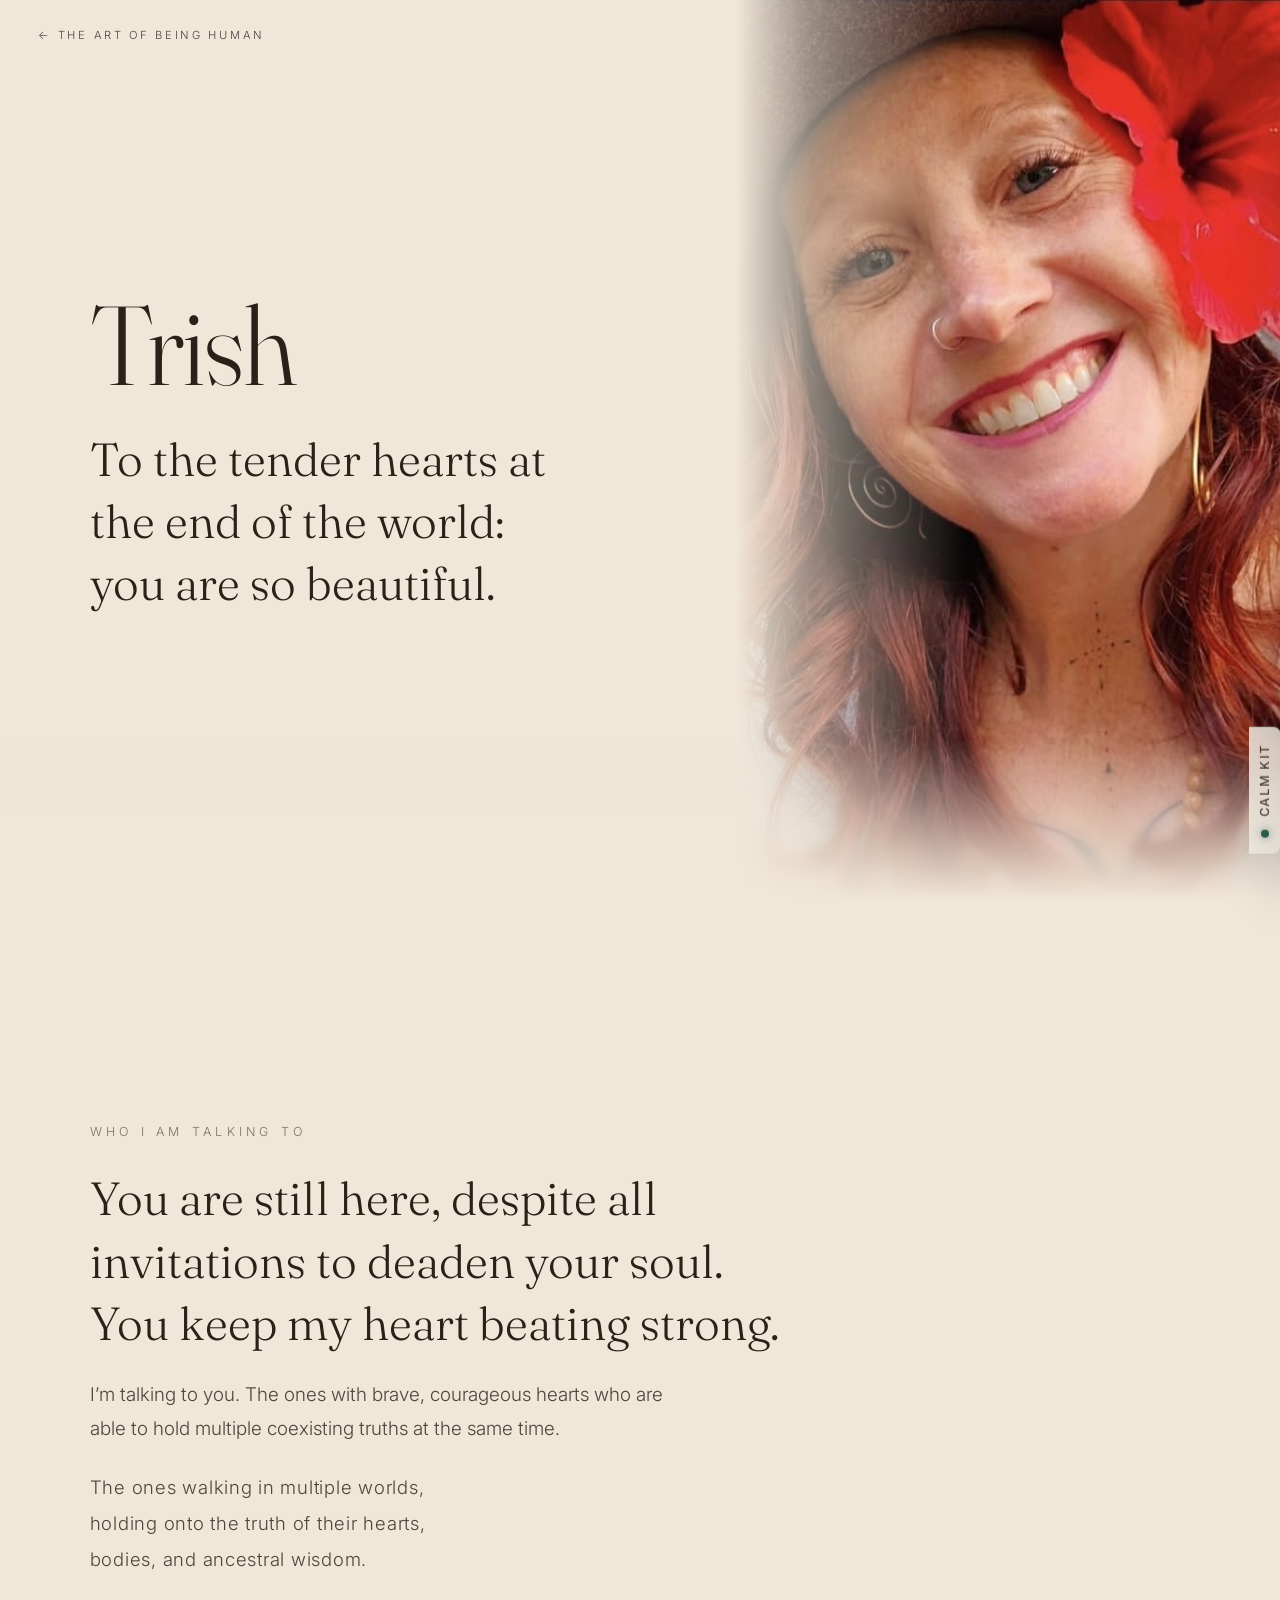
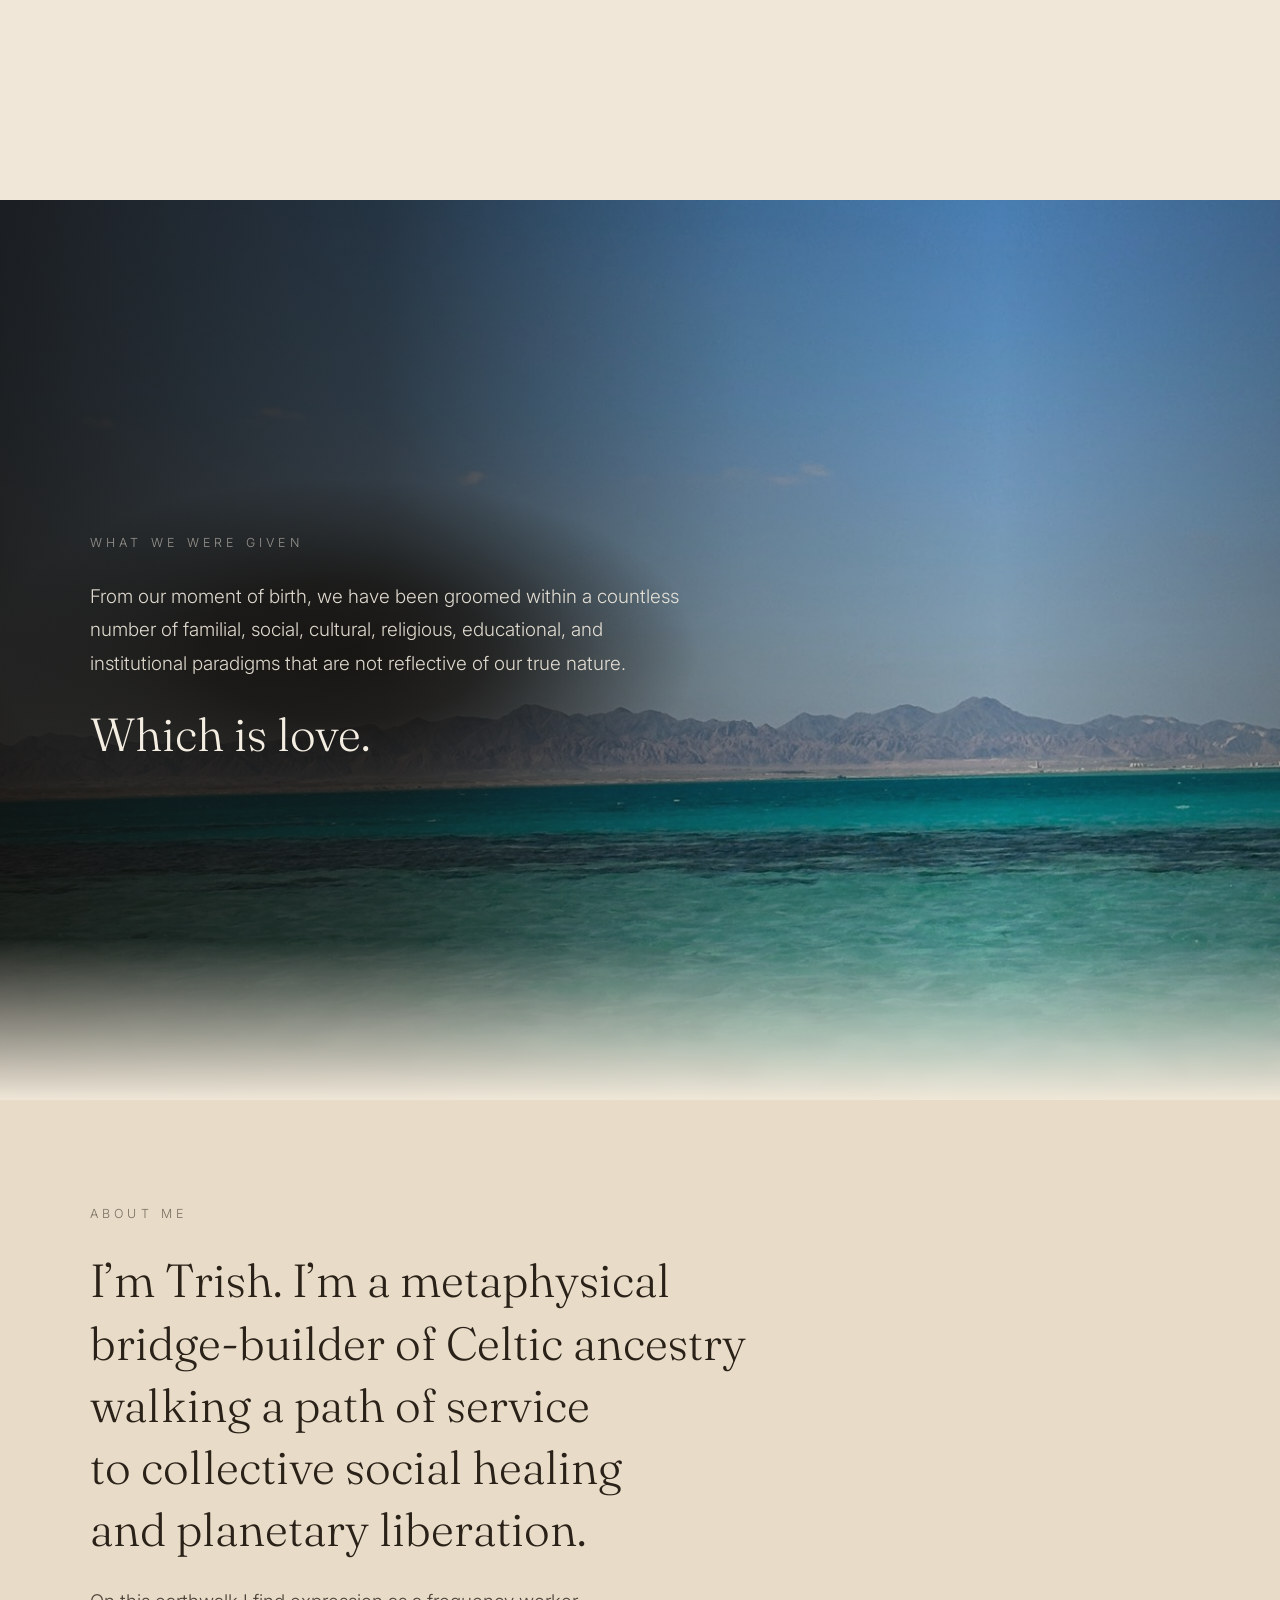
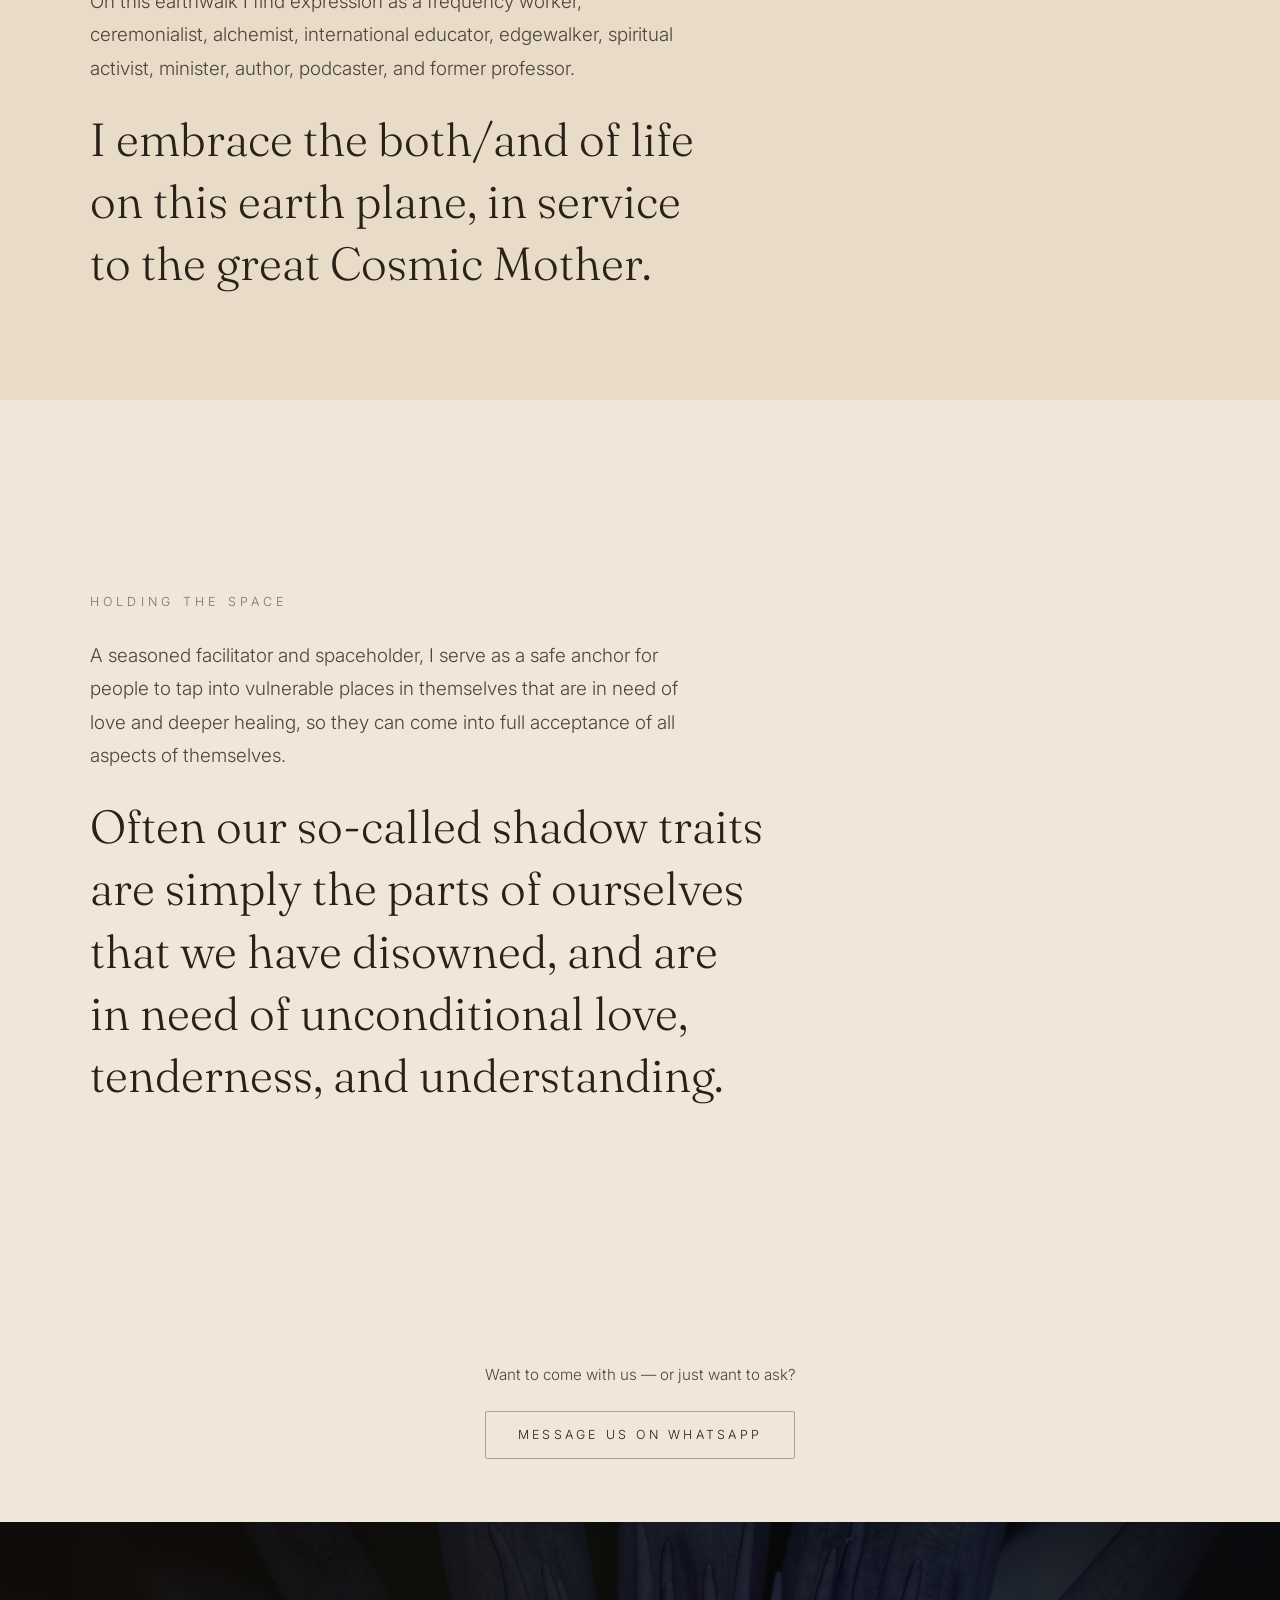
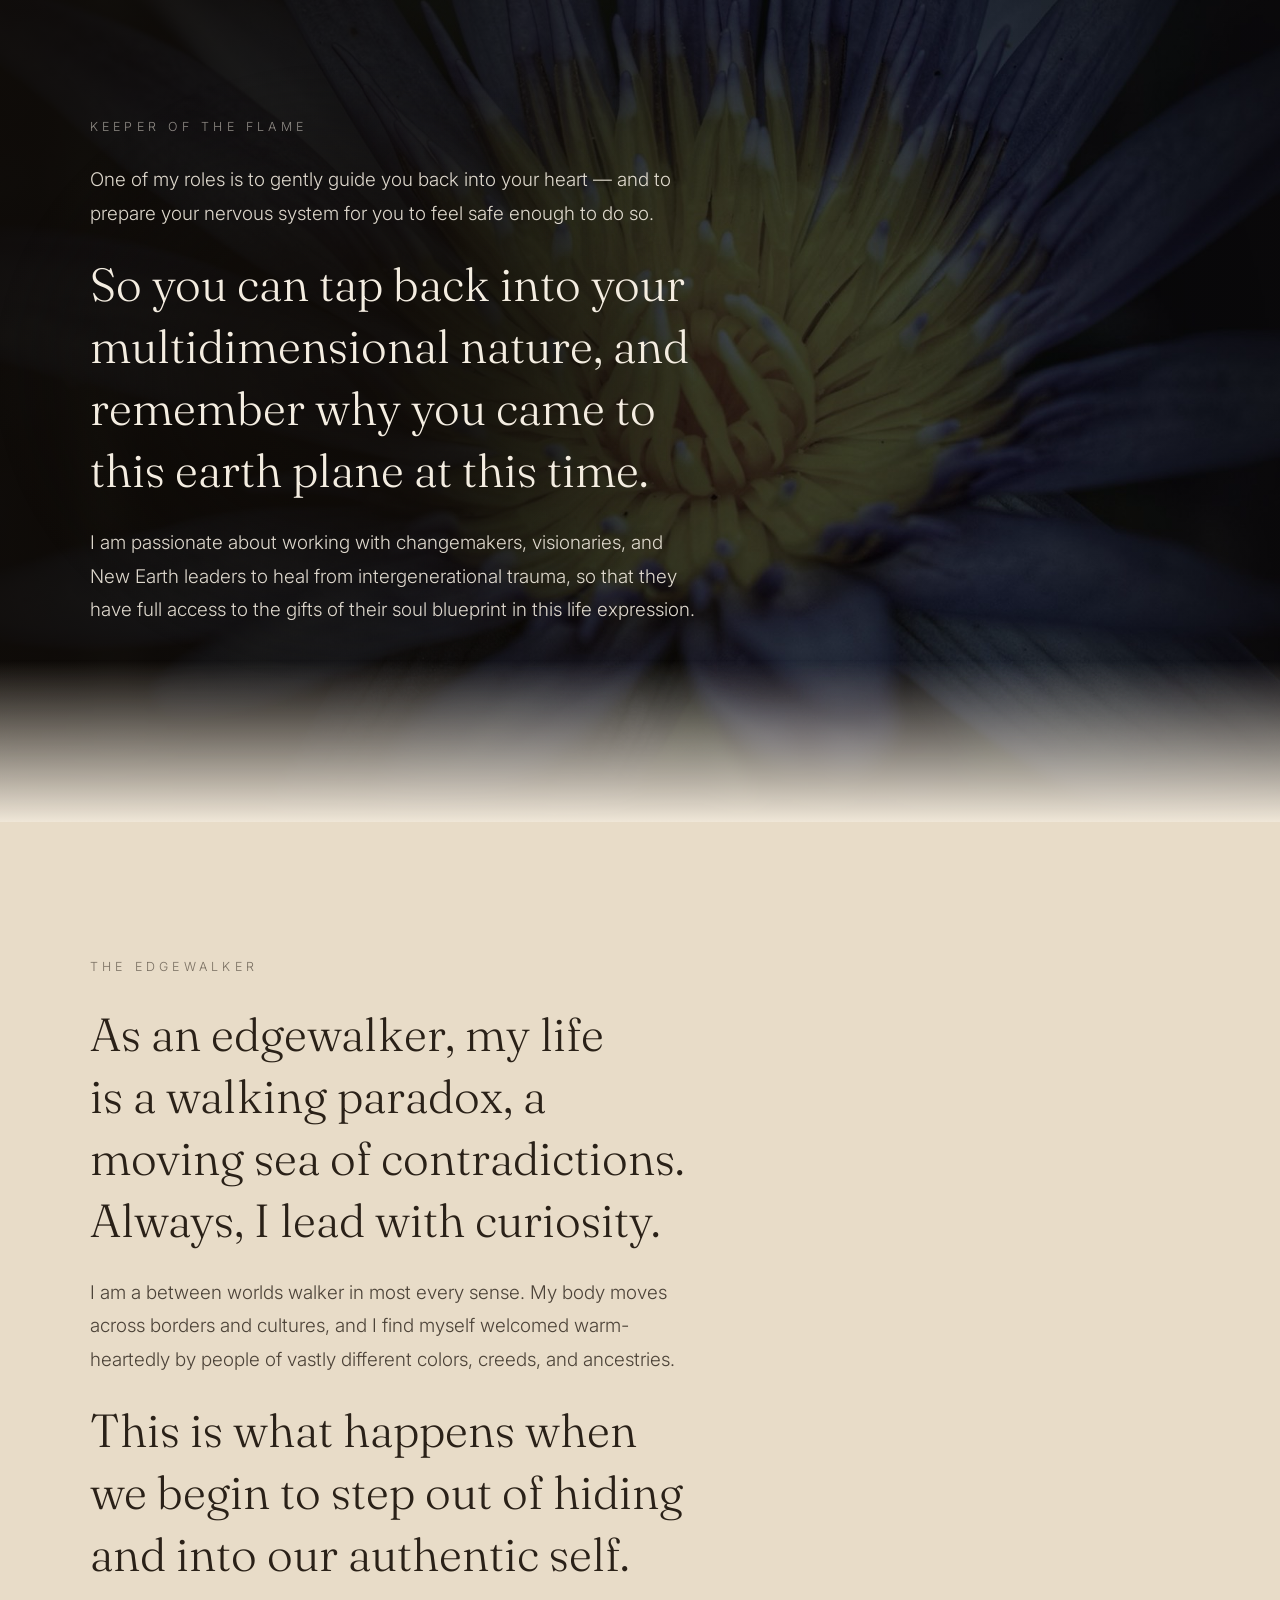
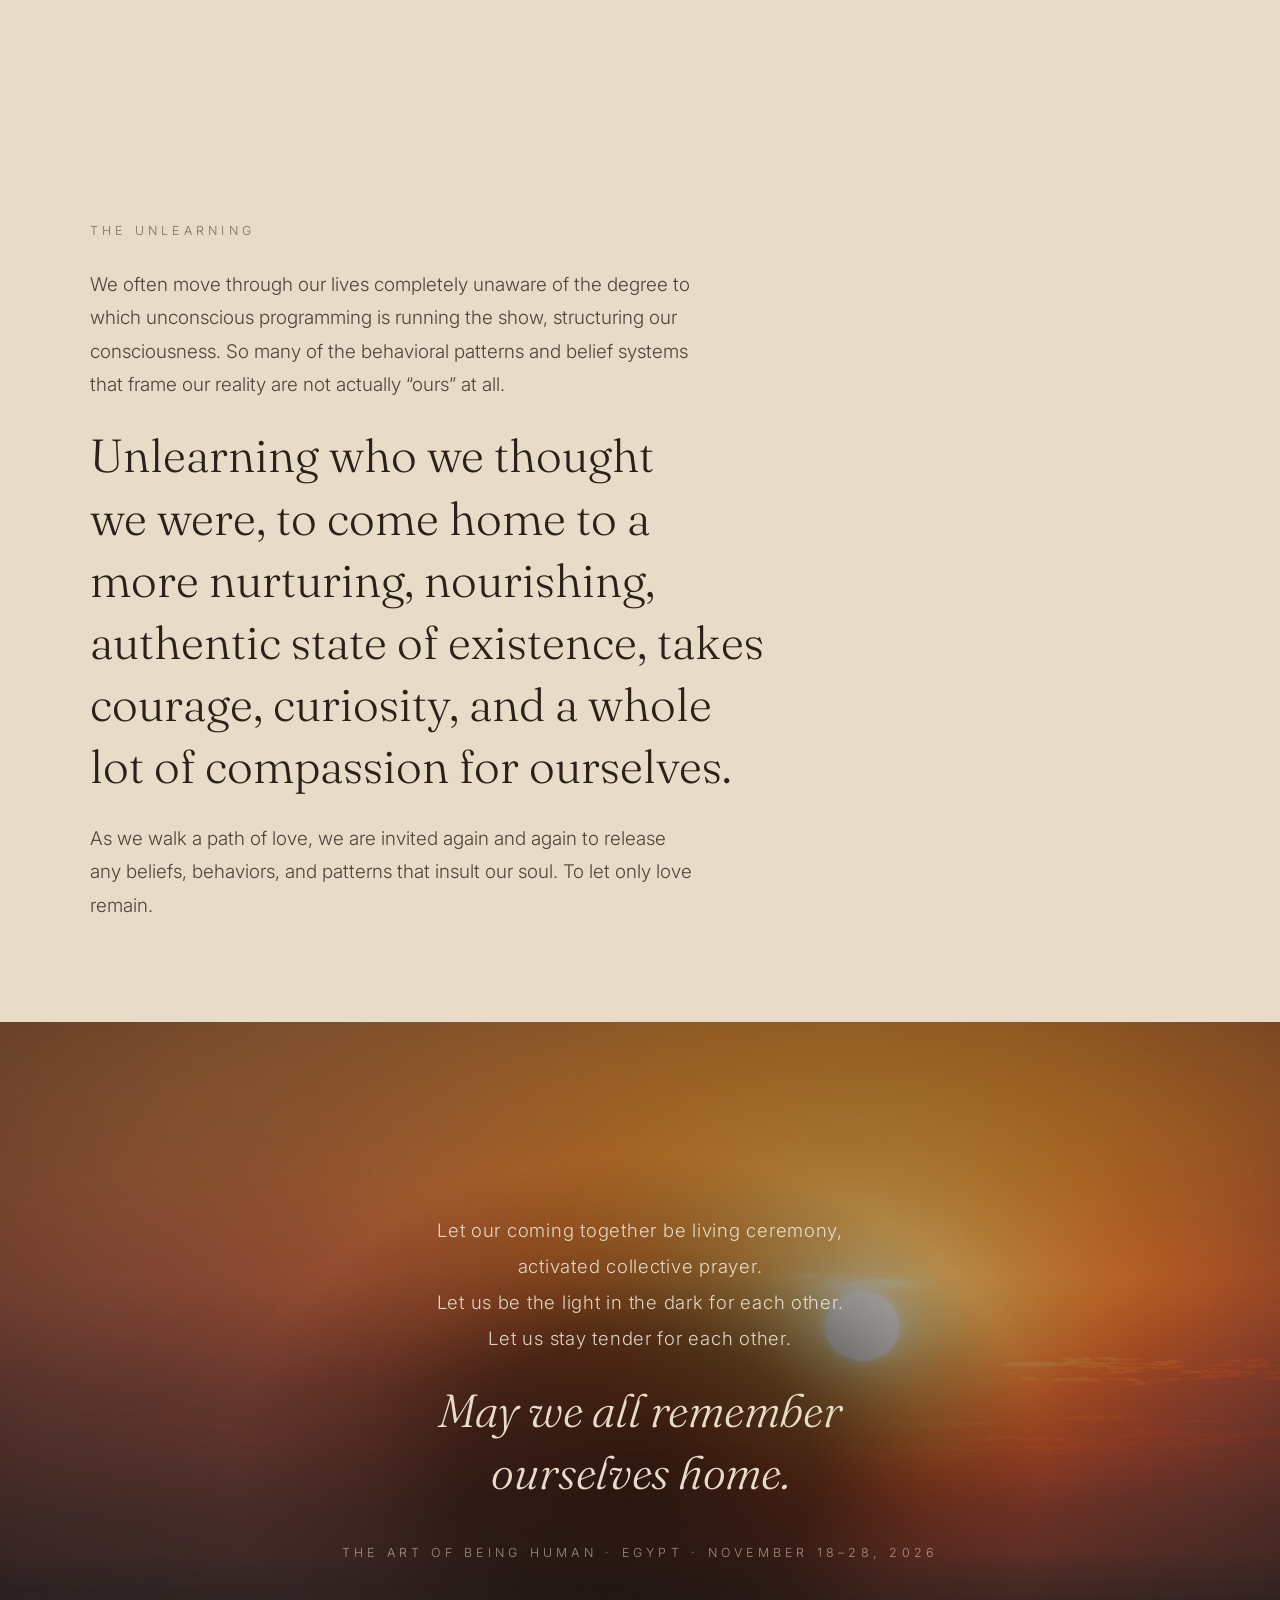
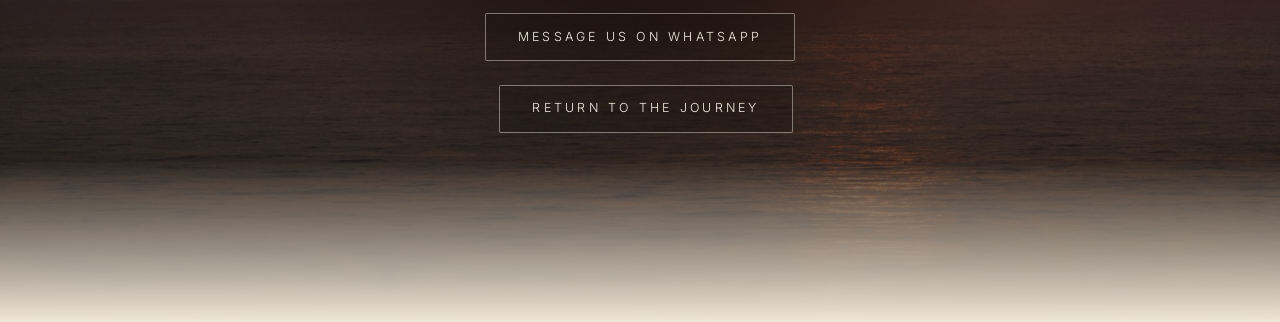
<file: trish.html>
<!DOCTYPE html>
<html lang="en" class="no-js">
<head>
  <meta charset="UTF-8" />
  <meta name="viewport" content="width=device-width, initial-scale=1.0" />
  <title>Trish — The Art of Being Human</title>
  <meta name="description" content="Trish — co-facilitator of The Art of Being Human, a 10-day journey in Egypt, 18–28 November 2026. A metaphysical bridge-builder of Celtic ancestry." />

  <meta property="og:title" content="Trish — The Art of Being Human" />
  <meta property="og:description" content="May we all remember ourselves home." />
  <meta property="og:type" content="profile" />
  <meta property="og:image" content="img/og-share.jpg" />
  <meta name="twitter:card" content="summary_large_image" />

  <link rel="preconnect" href="https://fonts.googleapis.com" />
  <link rel="preconnect" href="https://fonts.gstatic.com" crossorigin />
  <link href="https://fonts.googleapis.com/css2?family=Fraunces:opsz,ital,wght@9..144,0,300;9..144,0,400;9..144,1,300&family=Inter:wght@300;400&display=swap" rel="stylesheet" />

  <link rel="stylesheet" href="calm-kit/calm-kit.css" />
  <link rel="stylesheet" href="tokens.css" />
  <link rel="stylesheet" href="mehta.css" />
  <script>document.documentElement.classList.remove('no-js');</script>
  <script src="calm-kit/calm-kit.js"></script>
</head>

<!--
  ============================================================
  TRISH — PERSONAL PAGE

  Replaces the previous co-facilitator page, withdrawn 8 September 2026.

  HER VOICE IS NOT MEHTA'S, AND IT IS NOT THE ONE THAT CAME BEFORE.
  The direction doc's rule stands and now applies to her: do not make a
  co-facilitator imitate Mehta's language. Mehta's register is sensuality,
  beauty, alchemy. Trish's register is tenderness, threshold, ceremony,
  the both/and. Her own words are: edgewalker, bridge-builder, between
  worlds walker, Keeper of the Flame. Do not converge them.

  COPY IS HERS, supplied 8 Sep 2026, used verbatim apart from selection
  and ordering for the scroll. No sentence has been rewritten. Two
  paragraphs of the supplied bio are not on the page (the "carved a way
  out of no way" call to arms, and the mentor's straight-line joke) —
  they are held in the project record, not deleted, in case she wants
  them back.

  ⚠️ THREE THINGS ARE UNCONFIRMED AND ARE ON THE SIT-DOWN SHEET:
    1. Her surname and how she wants to be credited (currently "Trish").
    2. The hero portrait is 1066px wide. Every other frame on this site is
       ~2400px. It is fine on a phone and visibly soft on a desktop.
       Ask her for the camera original.
    3. "…to heal from intergenerational trauma" is her own professional
       wording and it is the one line on this site that reads as an
       outcome claim to an ad platform or a payment reviewer. Kept
       because it is hers. Flagged because it is the only one.
  ============================================================
-->

<body class="m-body">
  <a href="#about" class="skip-link">Skip to the writing</a>
  <a href="index.html" class="m-nav">← The Art of Being Human</a>

  <!-- ============ 1 · OPENING ============ -->
  <!-- Portrait supplied 8 Sep 2026. Her face sits centre-high in a near-square
       frame, so the crop is pinned to 50% 35% — dead centre clips her hat. -->
  <section class="m-panel m-frame is-hero is-centred is-portrait-hero">
    <div class="m-bg" style="background-image:url('img/trish-portrait.jpg');background-position:50% 35%"></div>
    <div class="m-inner is-centre">
      <h1 class="m-h1">Trish</h1>
      <p class="m-say">To the tender hearts at the end of the world: you are so beautiful.</p>
    </div>
  </section>

  <!-- ============ 2 · WHO SHE IS TALKING TO ============ -->
  <section class="m-panel m-read" id="about">
    <div class="m-inner">
      <p class="m-kicker">Who I am talking to</p>
      <p class="m-say">You are still here, despite all invitations to deaden your soul. You keep my heart beating strong.</p>
      <p class="m-p">I’m talking to you. The ones with brave, courageous hearts who are able to hold multiple coexisting truths at the same time.</p>
      <p class="m-frag">The ones walking in multiple worlds,<br />holding onto the truth of their hearts,<br />bodies, and ancestral wisdom.</p>
    </div>
  </section>

  <!-- ============ 3 · THE PARADIGMS ============ -->
  <section class="m-panel m-frame">
    <div class="m-bg" style="background-image:url('img/02b-stone-and-water.jpg')"></div>
    <div class="m-inner">
      <p class="m-kicker">What we were given</p>
      <p class="m-p">From our moment of birth, we have been groomed within a countless number of familial, social, cultural, religious, educational, and institutional paradigms that are not reflective of our true nature.</p>
      <p class="m-say">Which is love.</p>
    </div>
  </section>

  <!-- ============ 4 · WHO SHE IS ============ -->
  <section class="m-panel m-read is-deep">
    <div class="m-inner">
      <p class="m-kicker">About me</p>
      <p class="m-say">I’m Trish. I’m a metaphysical bridge-builder of Celtic ancestry walking a path of service to collective social healing and planetary liberation.</p>
      <p class="m-p">On this earthwalk I find expression as a frequency worker, ceremonialist, alchemist, international educator, edgewalker, spiritual activist, minister, author, podcaster, and former professor.</p>
      <p class="m-say">I embrace the both/and of life on this earth plane, in service to the great Cosmic Mother.</p>
    </div>
  </section>

  <!-- ============ 5 · HOLDING THE SPACE ============ -->
  <section class="m-panel m-read">
    <div class="m-inner">
      <p class="m-kicker">Holding the space</p>
      <p class="m-p">A seasoned facilitator and spaceholder, I serve as a safe anchor for people to tap into vulnerable places in themselves that are in need of love and deeper healing, so they can come into full acceptance of all aspects of themselves.</p>
      <p class="m-say">Often our so-called shadow traits are simply the parts of ourselves that we have disowned, and are in need of unconditional love, tenderness, and understanding.</p>
    </div>
  </section>


  <!-- Standing invitation. Her pages run long — Mehta's is seventeen panels —
       and until 8 Sep the only way to act was to reach the very bottom. These
       bands sit at the natural pauses so the door is always within a screen or
       two. Deliberately a slim strip, not a panel: it must not interrupt the
       reading, and it must never outshout her writing. -->
  <div class="m-invite">
    <p class="m-invite-p">Want to come with us — or just want to ask?</p>
    <a class="m-cta is-ink" href="https://wa.me/529624860880?text=Hi%2C%20I%20would%20like%20to%20book%20a%20place%20on%20The%20Art%20of%20Being%20Human%2C%20Egypt%2C%2018-28%20November%202026%20%E2%80%94%20or%20ask%20a%20question%20about%20it." target="_blank" rel="noopener noreferrer">Message us on WhatsApp</a>
  </div>

  <!-- ============ 6 · KEEPER OF THE FLAME ============ -->
  <section class="m-panel m-frame">
    <div class="m-bg" style="background-image:url('img/09-blue-lotus-night.jpg')"></div>
    <div class="m-inner">
      <p class="m-kicker">Keeper of the Flame</p>
      <p class="m-p">One of my roles is to gently guide you back into your heart — and to prepare your nervous system for you to feel safe enough to do so.</p>
      <p class="m-say">So you can tap back into your multidimensional nature, and remember why you came to this earth plane at this time.</p>
      <!-- Her own professional wording. See the flag in the page header. -->
      <p class="m-p">I am passionate about working with changemakers, visionaries, and New Earth leaders to heal from intergenerational trauma, so that they have full access to the gifts of their soul blueprint in this life expression.</p>
    </div>
  </section>

  <!-- ============ 7 · THE EDGEWALKER ============ -->
  <section class="m-panel m-read is-night">
    <div class="m-inner">
      <p class="m-kicker">The edgewalker</p>
      <p class="m-say">As an edgewalker, my life is a walking paradox, a moving sea of contradictions. Always, I lead with curiosity.</p>
      <p class="m-p">I am a between worlds walker in most every sense. My body moves across borders and cultures, and I find myself welcomed warm-heartedly by people of vastly different colors, creeds, and ancestries.</p>
      <p class="m-say">This is what happens when we begin to step out of hiding and into our authentic self.</p>
    </div>
  </section>

  <!-- ============ 8 · THE UNLEARNING ============ -->
  <section class="m-panel m-read is-deep">
    <div class="m-inner">
      <p class="m-kicker">The unlearning</p>
      <p class="m-p">We often move through our lives completely unaware of the degree to which unconscious programming is running the show, structuring our consciousness. So many of the behavioral patterns and belief systems that frame our reality are not actually “ours” at all.</p>
      <p class="m-say">Unlearning who we thought we were, to come home to a more nurturing, nourishing, authentic state of existence, takes courage, curiosity, and a whole lot of compassion for ourselves.</p>
      <p class="m-p">As we walk a path of love, we are invited again and again to release any beliefs, behaviors, and patterns that insult our soul. To let only love remain.</p>
    </div>
  </section>

  <!-- ============ 9 · THE BLESSING ============ -->
  <section class="m-panel m-frame is-centred">
    <div class="m-bg" style="background-image:url('img/07-last-sunrise.jpg')"></div>
    <div class="m-inner is-centre">
      <p class="m-frag">Let our coming together be living ceremony,<br />activated collective prayer.<br />Let us be the light in the dark for each other.<br />Let us stay tender for each other.</p>
      <p class="m-say"><em>May we all remember ourselves home.</em></p>
      <p class="m-kicker" style="margin-top:2.5rem">The Art of Being Human · Egypt · November 18–28, 2026</p>
      <!-- One WhatsApp number across the whole site, and it is Mehta's
           (her instruction, 8 Sep 2026). Trish's number is deliberately
           not published anywhere. Label kept neutral so it reads correctly
           on a page that is not about Mehta. -->
      <a class="m-cta" href="https://wa.me/529624860880?text=Hi%2C%20I%20have%20just%20read%20about%20The%20Art%20of%20Being%20Human.%20I%20would%20like%20to%20talk%20about%20coming%20to%20Egypt%20in%20November." target="_blank" rel="noopener noreferrer">Message us on WhatsApp</a>
      <a class="m-cta" href="index.html#ch-story">Return to the journey</a>
    </div>
  </section>

  <!--
    ============================================================
    TEMPLATE — adding a chapter (same system as Mehta's page)

    <section class="m-panel m-read">
      <div class="m-inner">
        <p class="m-kicker">Chapter name</p>
        <p class="m-say">A line that can stand on its own.</p>
        <p class="m-p">A paragraph, if it needs one.</p>
        <p class="m-frag">A fragment.<br />Another fragment.</p>
      </div>
    </section>
    ============================================================
  -->
</body>
</html>
</file>
<file: calm-kit/calm-kit.css>
/* ============================================================
   Calm Kit — persistent accessibility panel for InclusiFund
   Designed once here. Lifted to /meta/shared/calm-kit/ later so
   every InclusiFund surface (manifesto, tools, AIQ, community)
   inherits the same kit and persisted user preferences.
   ============================================================ */

/* ---------- Fonts ---------- */
@import url('https://fonts.googleapis.com/css2?family=Atkinson+Hyperlegible:wght@400;700&display=swap');
@import url('https://fonts.cdnfonts.com/css/open-dyslexic');

/* ---------- CSS variables controlled by the kit ---------- */
:root {
  --ck-text-scale: 1;
  --ck-line-height-mul: 1;
  --ck-letter-spacing-add: 0em;

  --ck-motion-scale: 1;     /* 0 = off, 0.35 = low, 1 = full */
  --ck-motion-duration-mul: 1;
  --ck-canvas-display: block;

  --ck-accent: var(--terracotta, #C45A3D);
  --ck-ink: var(--ink, #1F2420);
  --ck-bg: var(--cream, #F5EFE6);

  --ck-focus-ring: 2px solid currentColor;
  --ck-focus-offset: 2px;
}

/* Apply scaling globally */
html {
  font-size: calc(100% * var(--ck-text-scale));
}
body {
  line-height: calc(1.5 * var(--ck-line-height-mul));
  letter-spacing: calc(var(--ck-letter-spacing-add));
}

/* ---------- Font swaps ---------- */
html.ck-font-hyperlegible {
  --type-serif: "Atkinson Hyperlegible", Georgia, serif;
  --type-sans: "Atkinson Hyperlegible", system-ui, sans-serif;
}
html.ck-font-dyslexic {
  --type-serif: "Open Dyslexic", "OpenDyslexic", Georgia, serif;
  --type-sans: "Open Dyslexic", "OpenDyslexic", system-ui, sans-serif;
  --ck-letter-spacing-add: 0.01em;
  --ck-line-height-mul: 1.15;
}

/* ---------- Motion levels ---------- */
html.ck-motion-off,
html.ck-motion-off body {
  --ck-motion-scale: 0;
  --ck-motion-duration-mul: 0.001;
  --ck-canvas-display: none;
}
html.ck-motion-off *,
html.ck-motion-off *::before,
html.ck-motion-off *::after {
  animation-duration: 0.001ms !important;
  animation-iteration-count: 1 !important;
  transition-duration: 0.001ms !important;
  scroll-behavior: auto !important;
}
html.ck-motion-off #circuit,
html.ck-motion-off .particle-canvas {
  display: none !important;
}
html.ck-motion-off .particle-fallback {
  display: block !important;
}

html.ck-motion-low {
  --ck-motion-scale: 0.35;
  --ck-motion-duration-mul: 1.8;
}
html.ck-motion-low *,
html.ck-motion-low *::before,
html.ck-motion-low *::after {
  animation-duration: 3s !important;
  transition-duration: calc(var(--ck-motion-duration-mul) * 0.9s) !important;
}

/* ---------- Focus visibility ---------- */
html.ck-focus-high *:focus-visible {
  outline: 3px solid var(--terracotta, #C45A3D) !important;
  outline-offset: 3px !important;
  border-radius: 2px;
}

/* ---------- Contrast modes ---------- */
html.ck-contrast-high {
  --cream: #FFFFFF;
  --cream-deep: #DFF0F4;
  --ink: #04191F;
  --ink-soft: #153543;
  --terracotta: #08565A;
  --forest: #0A8E85;
  --forest-deep: #031A21;
}
/* Warm night — low-blue variant for users who find teal too cool at night */
html.ck-contrast-low-blue {
  --cream: #F6EFE0;
  --cream-deep: #E9DEC6;
  --ink: #2D241A;
  --ink-soft: #4A3E2E;
  --terracotta: #B8522F;
  --forest: #7C8F3E;
  --forest-deep: #2E3519;
  --gold: #D9A360;
  --gold-warm: #E8C48A;
}

/* ============================================================
   Panel structure
   ============================================================ */
#calm-kit {
  position: fixed;
  top: 0;
  right: 0;
  bottom: 0;
  z-index: 1000;
  display: flex;
  font-family: var(--type-sans, system-ui, sans-serif);
  pointer-events: none;
}
#calm-kit * { pointer-events: auto; }

.ck-tab {
  align-self: center;
  writing-mode: vertical-rl;
  transform: rotate(180deg);
  padding: 1rem 0.5rem;
  background: rgba(245, 239, 230, 0.85);
  backdrop-filter: blur(8px);
  -webkit-backdrop-filter: blur(8px);
  border: 1px solid rgba(31, 36, 32, 0.12);
  border-right: none;
  border-radius: 8px 0 0 8px;
  font-family: var(--type-sans, system-ui, sans-serif);
  font-size: 0.78rem;
  font-weight: 500;
  letter-spacing: 0.14em;
  text-transform: uppercase;
  color: var(--ink-soft, #3A413C);
  cursor: pointer;
  transition: background 0.25s ease, color 0.25s ease, padding-left 0.25s ease;
  margin-right: -1px;
}
.ck-tab:hover {
  background: rgba(245, 239, 230, 1);
  color: var(--terracotta, #C45A3D);
  padding-left: 0.75rem;
}
.ck-tab-icon {
  display: inline-block;
  width: 8px;
  height: 8px;
  border-radius: 50%;
  background: var(--forest, #2F5D50);
  box-shadow: 0 0 8px rgba(47, 93, 80, 0.6);
  margin-bottom: 0.5rem;
  writing-mode: horizontal-tb;
}
.ck-tab-label {
  writing-mode: vertical-rl;
}

.ck-panel {
  /* Absolute, not a flex item.
     WHY: #calm-kit is a fixed, full-height flex row. As a flex item the closed
     panel still claimed its 340px of width even though translateX(100%) had
     moved it off-screen — so the container measured 371px wide and the tab, as
     the first item, was pushed 339px in from the right edge and landed on top
     of the page text (measured on the Practical section at 1280px and 1440px).
     Taking it out of flow lets the container hug the tab. The slide-in is
     unchanged: translateX(100%) -> translateX(0) against right: 0. */
  position: absolute;
  top: 0;
  right: 0;
  width: 340px;
  max-width: 90vw;
  height: 100%;
  background: var(--cream, #F5EFE6);
  border-left: 1px solid rgba(31, 36, 32, 0.1);
  box-shadow: -20px 0 40px rgba(31, 36, 32, 0.08);
  display: flex;
  flex-direction: column;
  transform: translateX(100%);
  transition: transform 0.4s cubic-bezier(0.22, 1, 0.36, 1);
  overflow: hidden;
}
#calm-kit.is-open .ck-panel {
  transform: translateX(0);
}
#calm-kit.is-open .ck-tab {
  opacity: 0;
  pointer-events: none;
}

.ck-head {
  display: flex;
  align-items: center;
  justify-content: space-between;
  padding: 1.25rem 1.5rem;
  border-bottom: 1px solid rgba(31, 36, 32, 0.08);
}
.ck-head h2 {
  font-family: var(--type-serif, Georgia, serif);
  font-weight: 400;
  font-size: 1.4rem;
  letter-spacing: -0.01em;
  color: var(--ink, #1F2420);
  margin: 0;
}
.ck-close {
  background: none;
  border: none;
  font-size: 1.6rem;
  line-height: 1;
  color: var(--ink-soft, #3A413C);
  cursor: pointer;
  padding: 0.25rem 0.5rem;
  border-radius: 4px;
  transition: background 0.2s ease, color 0.2s ease;
}
.ck-close:hover {
  background: rgba(31, 36, 32, 0.06);
  color: var(--terracotta, #C45A3D);
}

.ck-body {
  flex: 1;
  overflow-y: auto;
  padding: 1.25rem 1.5rem;
  display: flex;
  flex-direction: column;
  gap: 1.1rem;
}

.ck-body fieldset {
  border: none;
  padding: 0;
  margin: 0;
}
.ck-body legend {
  font-size: 0.72rem;
  font-weight: 600;
  letter-spacing: 0.14em;
  text-transform: uppercase;
  color: var(--ink-soft, #3A413C);
  margin-bottom: 0.5rem;
  padding: 0;
}

.ck-seg {
  display: flex;
  gap: 0.25rem;
  background: rgba(31, 36, 32, 0.05);
  padding: 0.25rem;
  border-radius: 8px;
}
.ck-seg button {
  flex: 1;
  background: transparent;
  border: none;
  padding: 0.55rem 0.5rem;
  font-family: inherit;
  font-size: 0.82rem;
  font-weight: 500;
  color: var(--ink-soft, #3A413C);
  cursor: pointer;
  border-radius: 6px;
  transition: background 0.2s ease, color 0.2s ease;
}
.ck-seg button:hover {
  color: var(--ink, #1F2420);
}
.ck-seg button.is-active {
  background: var(--cream, #F5EFE6);
  color: var(--terracotta, #C45A3D);
  box-shadow: 0 1px 3px rgba(31, 36, 32, 0.08);
}

.ck-preview {
  background: rgba(31, 36, 32, 0.04);
  border-radius: 10px;
  padding: 0.9rem 1rem;
  border-left: 3px solid var(--terracotta, #C45A3D);
}
.ck-preview-label {
  font-size: 0.68rem;
  font-weight: 600;
  letter-spacing: 0.16em;
  text-transform: uppercase;
  color: var(--ink-soft, #3A413C);
  margin: 0 0 0.4rem;
}
.ck-preview-text {
  font-family: var(--type-serif, Georgia, serif);
  font-size: 1.05rem;
  line-height: 1.4;
  color: var(--ink, #1F2420);
  margin: 0;
  font-style: italic;
}

.ck-foot {
  display: flex;
  align-items: center;
  justify-content: space-between;
  padding: 1rem 1.5rem;
  border-top: 1px solid rgba(31, 36, 32, 0.08);
  font-size: 0.78rem;
  color: var(--ink-soft, #3A413C);
}
.ck-reset {
  background: transparent;
  border: 1px solid rgba(31, 36, 32, 0.18);
  color: var(--ink, #1F2420);
  padding: 0.45rem 0.9rem;
  border-radius: 999px;
  cursor: pointer;
  font-size: 0.8rem;
  font-weight: 500;
  font-family: inherit;
  transition: background 0.2s ease, color 0.2s ease, border-color 0.2s ease;
}
.ck-reset:hover {
  background: var(--ink, #1F2420);
  color: var(--cream, #F5EFE6);
  border-color: var(--ink, #1F2420);
}
.ck-saved {
  font-style: italic;
  opacity: 0.7;
}

/* ---------- Dismiss × on the floating button (mobile only via @media below) ---------- */
.ck-dismiss {
  display: none;
  position: absolute;
  top: -6px;
  right: -6px;
  width: 24px;
  height: 24px;
  border-radius: 50%;
  background: var(--ink, #1F2420);
  color: #fff;
  border: 2px solid var(--cream, #F5EFE6);
  font-size: 15px;
  line-height: 1;
  align-items: center;
  justify-content: center;
  cursor: pointer;
  padding: 0;
  z-index: 2;
  font-family: inherit;
}
.ck-dismiss:hover { background: var(--terracotta, #C45A3D); }

/* ---------- Backdrop (mobile only via @media below) ---------- */
.ck-backdrop {
  display: none;
  position: fixed;
  inset: 0;
  background: rgba(31, 36, 32, 0.32);
  -webkit-backdrop-filter: blur(2px);
  backdrop-filter: blur(2px);
  z-index: 999;
  opacity: 0;
  transition: opacity 0.3s ease;
  pointer-events: none;
}

/* ---------- Restore pill — shown only when fully dismissed ---------- */
.ck-restore {
  display: none;
  position: fixed;
  bottom: 12px;
  right: 12px;
  width: 30px;
  height: 30px;
  border-radius: 50%;
  background: rgba(31, 36, 32, 0.55);
  color: #fff;
  border: 1px solid rgba(255, 255, 255, 0.35);
  font-size: 14px;
  line-height: 1;
  align-items: center;
  justify-content: center;
  cursor: pointer;
  z-index: 999;
  backdrop-filter: blur(8px);
  -webkit-backdrop-filter: blur(8px);
  padding: 0;
  font-family: inherit;
  transition: background 0.2s ease, transform 0.2s ease;
}
.ck-restore:hover { background: var(--ink, #1F2420); transform: scale(1.06); }

/* When dismissed: hide the whole kit, show the restore pill */
body.ck-hidden #calm-kit { display: none; }
body.ck-hidden .ck-restore { display: flex; }

/* ---------- Mobile (≤768px) — sticky-mini + bottom-sheet panel ---------- */
@media (max-width: 768px) {
  /* Container shrinks to a corner anchor — frees the right edge for cards.
     Stays a positioning context so .ck-dismiss can pin to its top-right. */
  #calm-kit {
    top: auto;
    left: auto;
    bottom: 16px;
    right: 16px;
    height: auto;
    width: auto;
    pointer-events: auto;
    overflow: visible;
  }

  /* Tab → circular floating button (sticky-mini indicator) */
  .ck-tab {
    writing-mode: horizontal-tb;
    transform: none;
    width: 52px;
    height: 52px;
    padding: 0;
    border-radius: 50%;
    background: var(--terracotta, #C45A3D);
    color: #fff;
    border: 2px solid rgba(255, 255, 255, 0.45);
    box-shadow: 0 6px 20px rgba(0, 0, 0, 0.22);
    align-self: auto;
    margin-right: 0;
    display: flex;
    align-items: center;
    justify-content: center;
    position: relative;
    backdrop-filter: none;
    -webkit-backdrop-filter: none;
  }
  .ck-tab:hover {
    background: var(--terracotta, #C45A3D);
    color: #fff;
    padding: 0;
  }
  .ck-tab-label { display: none; }
  .ck-tab-icon {
    width: 18px;
    height: 18px;
    background: #fff;
    box-shadow: 0 0 0 4px rgba(255, 255, 255, 0.18);
    margin: 0;
  }

  /* Reveal the dismiss × on mobile, pinned to the indicator's top-right */
  .ck-dismiss { display: flex; }

  /* Hide indicator + dismiss when the panel is open — header X / backdrop close it */
  #calm-kit.is-open .ck-tab,
  #calm-kit.is-open .ck-dismiss {
    opacity: 0;
    pointer-events: none;
  }

  /* Panel becomes a bottom-sheet that slides up */
  .ck-panel {
    position: fixed;
    top: auto;
    inset: auto 0 0 0;
    width: 100vw;
    max-width: 100vw;
    height: auto;
    max-height: 80vh;
    border-radius: 16px 16px 0 0;
    border-left: none;
    border-top: 1px solid rgba(31, 36, 32, 0.1);
    box-shadow: 0 -12px 32px rgba(31, 36, 32, 0.16);
    transform: translateY(100%);
    z-index: 1001;
  }
  #calm-kit.is-open .ck-panel {
    transform: translateY(0);
  }

  /* Backdrop visible on mobile when body has ck-open */
  body.ck-open .ck-backdrop {
    display: block;
    opacity: 1;
    pointer-events: auto;
  }

  .ck-body {
    padding: 1rem 1.25rem;
    gap: 0.9rem;
  }

  /* Slightly bigger restore pill on mobile so it's tappable */
  .ck-restore {
    width: 36px;
    height: 36px;
    bottom: 14px;
    right: 14px;
  }
}
</file>
<file: tokens.css>
/* ============================================================
   The Art of Being Human — shared design tokens
   Palette per the brief: sand · stone · sun · deep water · night ·
   fire · skin · earth. Warm, tactile, luxurious but never glossy.

   Every page links this FIRST. It exists so the retreat scroll, Mehta's
   page and the practical pages cannot drift into three different sites.
   ============================================================ */

:root {
  --sand:        #E8DCC8;
  --sand-pale:   #F4EDE1;
  --stone:       #A89880;
  --skin:        #D9B99B;
  --earth:       #6B5844;
  --ink:         #2A2118;
  --night:       #141C24;
  --water:       #1B4A5A;
  --water-deep:  #0D2A35;
  --fire:        #C4622D;
  --sun:         #E3A857;

  /* ---- Page grounds (set 22 Aug 2026) --------------------------------
     Mehta, in writing: "I asked a sand color background not brown."
     "Her co-host, agreeing: sand, not the deeper brown that was on screen."
     So the READING surfaces are sand with ink type; the photographic
     panels stay dark and full-bleed. The book alternates spread by
     spread — image, then paper — instead of being uniformly dark.
     --paper-edge is the colour every hero fades down into. */
  --paper:       #F0E7D8;
  --paper-warm:  #E8DCC8;
  --paper-edge:  #F0E7D8;
  --ink-soft:    rgba(42, 33, 24, .82);
  --ink-faint:   rgba(42, 33, 24, .58);
  --rule:        rgba(42, 33, 24, .16);

  --type-display: "Fraunces", "Canela", Georgia, serif;
  --type-sans: "Inter", system-ui, -apple-system, sans-serif;
  --ease: cubic-bezier(0.22, 1, 0.36, 1);

  /* Calm Kit hooks */
  --ck-text-scale: 1;
  --ck-line-height-mul: 1;
}

* { box-sizing: border-box; margin: 0; padding: 0; }

html { background: var(--ink); }

body {
  font-family: var(--type-sans);
  font-weight: 300;
  color: var(--sand-pale);
  background: var(--ink);
  overflow-x: hidden;
  -webkit-font-smoothing: antialiased;
  -moz-osx-font-smoothing: grayscale;
}

.skip-link {
  position: absolute; top: -100px; left: 1rem; z-index: 1000;
  background: var(--sand-pale); color: var(--ink);
  padding: .75rem 1rem; text-decoration: none; border-radius: 3px; font-size: .9rem;
}
.skip-link:focus { top: 1rem; }


/* ============================================================
   Calm Kit placement + palette overrides — SHARED, every page

   These live here rather than in retreat.css because they are corrections to
   the kit itself, not to any one page. Mehta's page linked only tokens.css and
   mehta.css and immediately got the terracotta FAB back — which is exactly the
   drift this file exists to stop. The kit's own files stay untouched.
   ============================================================ */

/* The kit centres its tab on the right edge, which is where the chapter
   rail lives on the retreat scroll. */
#calm-kit .ck-tab {
  align-self: flex-end;
  margin-bottom: clamp(1.25rem, 5vh, 3.5rem);
}

/* On mobile the tab becomes a 52px disc coloured by the kit's --terracotta
   fallback (#C45A3D). On a site briefed to "never scream luxury" and hold very
   little visual clutter, a saturated orange dot on every frame is the loudest
   thing on screen. Same restraint as the desktop tab, in palette. */
@media (max-width: 768px) {
  #calm-kit .ck-tab {
    margin-bottom: 0;
    background: rgba(20, 15, 10, .5);
    color: var(--sand-pale);
    border: 1px solid rgba(244, 237, 225, .32);
    backdrop-filter: blur(10px);
    -webkit-backdrop-filter: blur(10px);
  }
  #calm-kit .ck-tab:hover { background: rgba(20, 15, 10, .68); }
  #calm-kit .ck-dismiss {
    background: rgba(20, 15, 10, .72);
    border: 1px solid rgba(244, 237, 225, .28);
    color: var(--sand-pale);
  }
  #calm-kit .ck-dismiss:hover { background: rgba(20, 15, 10, .9); }
}
</file>
<file: retreat.css>
/* ============================================================
   The Art of Being Human — chapter engine styles
   Palette per the brief: sand · stone · sun · deep water · night ·
   fire · skin · earth. Warm, tactile, luxurious but never glossy.
   ============================================================ */

/* ============================================================
   Stage — fixed full-viewport chapter layers
   ============================================================ */
.stage { position: fixed; inset: 0; z-index: 1; overflow: hidden; }

.ch-layer {
  position: absolute; inset: 0;
  opacity: 0;
  background: linear-gradient(160deg, var(--tint-1) 0%, var(--tint-2) 45%, var(--tint-3) 100%);
  will-change: opacity;
}

.ch-img {
  position: absolute; inset: 0;
  background-size: cover;
  background-position: center;
  background-repeat: no-repeat;
  transform: scale(1.05);
  transform-origin: center;
  will-change: transform;
}

/* Veil — keeps type legible over any photograph without flattening it.
   Weighted to the bottom because the copy sits low-left. */
.ch-veil {
  position: absolute; inset: 0;
  background:
    linear-gradient(to top, rgba(20,15,10,.72) 0%, rgba(20,15,10,.28) 42%, rgba(20,15,10,.08) 70%, rgba(20,15,10,.22) 100%),
    radial-gradient(120% 90% at 50% 50%, transparent 40%, rgba(20,15,10,.42) 100%);
}

/* ============================================================
   Copy
   ============================================================ */
.ch-copy-wrap {
  position: fixed; inset: 0; z-index: 3;
  display: grid; align-items: end;
  padding: clamp(1.75rem, 6vw, 6rem);
  padding-bottom: clamp(4.5rem, 12vh, 9rem);
  pointer-events: none;
}

.ch-copy {
  position: relative;
  grid-area: 1 / 1;
  max-width: min(46rem, 88vw);
  opacity: 0;
  will-change: opacity, transform;
}

/* Scrim travels WITH the copy block, so a beat is legible over any frame in the
   library — the near-black lotus and the blown-out sun both. Soft-edged and
   oversized so it never reads as a box; it reads as the photograph darkening. */
.ch-copy::before {
  content: '';
  position: absolute;
  inset: -5rem -7.5rem -5.5rem -7.5rem;
  z-index: -1;
  pointer-events: none;
  /* `closest-side` is load-bearing: it pins the transparent stop to the nearest
     edge, so the gradient is fully clear before the box ends. A percentage-sized
     gradient gets clipped by that box and the scrim shows up as a rectangle. */
  background: radial-gradient(ellipse closest-side at 34% 48%,
    rgba(16, 12, 8, .78) 0%, rgba(16, 12, 8, .66) 40%,
    rgba(16, 12, 8, .32) 70%, rgba(16, 12, 8, 0) 100%);
}
.is-opening::before, .is-closing::before, .is-climax::before {
  inset: -5.5rem -7.5rem;
  background: radial-gradient(ellipse closest-side at 50% 50%,
    rgba(16, 12, 8, .66) 0%, rgba(16, 12, 8, .50) 40%,
    rgba(16, 12, 8, .20) 70%, rgba(16, 12, 8, 0) 100%);
}
.ch-copy > * + * { margin-top: clamp(.85rem, 2vh, 1.5rem); }
.ch-copy a { pointer-events: auto; }

.ch-num {
  font-family: var(--type-sans);
  font-size: calc(clamp(.68rem, 1.5vw, .8rem) * var(--ck-text-scale));
  font-weight: 400;
  letter-spacing: .32em;
  text-transform: uppercase;
  color: rgba(244, 237, 225, .62);
}

.ch-title {
  font-family: var(--type-display);
  font-weight: 300;
  font-size: calc(clamp(2.1rem, 7vw, 5.25rem) * var(--ck-text-scale));
  line-height: calc(1.02 * var(--ck-line-height-mul));
  letter-spacing: -.015em;
  text-wrap: balance;
  color: var(--sand-pale);
  text-shadow: 0 1px 40px rgba(20,15,10,.5);
}

.ch-meta {
  font-size: calc(clamp(.85rem, 1.8vw, 1.05rem) * var(--ck-text-scale));
  letter-spacing: .18em;
  text-transform: uppercase;
  color: rgba(244, 237, 225, .78);
}

.ch-lines {
  font-family: var(--type-display);
  font-weight: 300;
  font-size: calc(clamp(1.15rem, 2.9vw, 1.95rem) * var(--ck-text-scale));
  line-height: calc(1.5 * var(--ck-line-height-mul));
  color: rgba(244, 237, 225, .95);
  text-shadow: 0 1px 30px rgba(20,15,10,.5), 0 0 12px rgba(20,15,10,.55);
}

/* The fragment stack — "Heat. Cold. Water. Flowers." Quieter, wider-tracked,
   so it reads as breath between the larger statements rather than as a list. */
.ch-soft {
  font-size: calc(clamp(.95rem, 2.1vw, 1.2rem) * var(--ck-text-scale));
  font-weight: 300;
  line-height: calc(1.95 * var(--ck-line-height-mul));
  letter-spacing: .04em;
  color: rgba(244, 237, 225, .8);
  text-shadow: 0 1px 24px rgba(20,15,10,.55);
}

.ch-cta {
  display: inline-block;
  margin-top: clamp(1.25rem, 3vh, 2.25rem);
  padding: .85rem 2rem;
  font-size: calc(.78rem * var(--ck-text-scale));
  letter-spacing: .26em;
  text-transform: uppercase;
  text-decoration: none;
  color: var(--sand-pale);
  border: 1px solid rgba(244, 237, 225, .45);
  border-radius: 2px;
  background: rgba(20, 15, 10, .18);
  backdrop-filter: blur(3px);
  transition: background .5s var(--ease), border-color .5s var(--ease), color .5s var(--ease);
}
.ch-cta:hover, .ch-cta:focus-visible {
  background: rgba(244, 237, 225, .92);
  border-color: rgba(244, 237, 225, .92);
  color: var(--ink);
}
.ch-cta + .ch-cta { margin-left: .6rem; }
.ch-cta.is-primary { border-color: rgba(244,237,225,.8); background: rgba(244,237,225,.1); }

/* Opening + closing beats centre themselves; the climax beats stand alone big */
.is-opening, .is-closing { align-self: center; justify-self: center; text-align: center; max-width: min(38rem, 88vw); }
.is-opening .ch-title, .is-closing .ch-title {
  font-size: calc(clamp(2.4rem, 8.5vw, 6.5rem) * var(--ck-text-scale));
  line-height: calc(1.08 * var(--ck-line-height-mul));
}
.ch-title + .ch-meta { margin-top: clamp(1.1rem, 2.6vh, 1.9rem); }
.is-climax { align-self: center; justify-self: center; text-align: center; }
.is-climax .ch-title {
  font-size: calc(clamp(2.6rem, 10vw, 7.5rem) * var(--ck-text-scale));
  letter-spacing: .01em;
}

/* ============================================================
   Rail + counter + scroll cue
   ============================================================ */
.rail {
  position: fixed; z-index: 5;
  right: clamp(1rem, 2.5vw, 2.25rem); top: 50%;
  transform: translateY(-50%);
  display: flex; flex-direction: column; gap: .9rem;
}
.rail-dot {
  position: relative;
  width: 10px; height: 10px; padding: 0;
  border: 1px solid rgba(244, 237, 225, .5);
  border-radius: 50%;
  background: transparent;
  cursor: pointer;
  transition: background .5s var(--ease), border-color .5s var(--ease), transform .5s var(--ease);
}
.rail-dot:hover { border-color: var(--sand-pale); transform: scale(1.25); }
.rail-dot.is-active { background: var(--sand-pale); border-color: var(--sand-pale); }
.rail-label {
  position: absolute; right: calc(100% + .85rem); top: 50%;
  transform: translateY(-50%);
  white-space: nowrap;
  font-size: .68rem; letter-spacing: .18em; text-transform: uppercase;
  color: var(--sand-pale);
  opacity: 0; pointer-events: none;
  transition: opacity .4s var(--ease);
  text-shadow: 0 1px 12px rgba(20,15,10,.8);
}
.rail-dot:hover .rail-label, .rail-dot:focus-visible .rail-label { opacity: 1; }

.counter {
  position: fixed; z-index: 5;
  left: clamp(1.75rem, 6vw, 6rem); top: clamp(1.5rem, 4vh, 2.75rem);
  font-size: .72rem; letter-spacing: .3em;
  color: rgba(244, 237, 225, .65);
  text-shadow: 0 1px 12px rgba(20,15,10,.8);
}

.scroll-cue {
  position: fixed; z-index: 5;
  left: 50%; bottom: clamp(1.5rem, 4vh, 2.5rem);
  transform: translateX(-50%);
  font-size: .68rem; letter-spacing: .3em; text-transform: uppercase;
  color: rgba(244, 237, 225, .6);
  transition: opacity 1s var(--ease);
}
body.has-moved .scroll-cue { opacity: 0; }
.scroll-cue::after {
  content: ''; display: block; width: 1px; height: 2.25rem;
  margin: .7rem auto 0;
  background: linear-gradient(to bottom, rgba(244,237,225,.6), transparent);
  animation: cue 3.4s ease-in-out infinite;
}
@keyframes cue { 0%,100% { opacity: .25; transform: scaleY(.6); } 50% { opacity: 1; transform: scaleY(1); } }

#scroll-driver { position: relative; z-index: 0; pointer-events: none; }

/* ============================================================
   Static fallback — motion off / no JS.
   Not a degraded mode: it is the readable, indexable version of the journey.
   ============================================================ */
.fallback { display: none; position: relative; z-index: 10; background: var(--paper); color: var(--ink); }
.fallback-inner { max-width: 46rem; margin: 0 auto; padding: clamp(2.5rem, 8vw, 6rem) 1.5rem; }
.fallback h1 {
  font-family: var(--type-display); font-weight: 300;
  font-size: calc(clamp(2rem, 6vw, 3.5rem) * var(--ck-text-scale));
  line-height: 1.05; margin-bottom: .75rem;
}
.fallback .f-meta { letter-spacing: .2em; text-transform: uppercase; font-size: .8rem; color: var(--ink-faint); margin-bottom: 3rem; }
.fallback section { padding: 2.5rem 0; border-top: 1px solid var(--rule); }
.fallback h2 {
  font-family: var(--type-display); font-weight: 300;
  font-size: calc(clamp(1.4rem, 3.5vw, 2.1rem) * var(--ck-text-scale));
  line-height: 1.15; margin: .5rem 0 1rem;
}
.fallback .f-num { font-size: .7rem; letter-spacing: .3em; text-transform: uppercase; color: var(--ink-faint); }
.fallback p { line-height: calc(1.75 * var(--ck-line-height-mul)); color: var(--ink-soft); margin-bottom: .85rem; }

html.ck-motion-off .stage,
html.ck-motion-off .rail,
html.ck-motion-off .scroll-cue,
html.ck-motion-off .ch-copy-wrap,
html.ck-motion-off #scroll-driver { display: none !important; }
html.ck-motion-off .fallback { display: block; }

/* No-JS: the engine never builds the layers, so show the fallback outright */
html.no-js .stage, html.no-js .rail, html.no-js .scroll-cue, html.no-js #scroll-driver { display: none; }
html.no-js .fallback { display: block; }

/* ============================================================
   Responsive + accessibility
   ============================================================ */
@media (max-width: 640px) {
  .rail { gap: .6rem; right: .85rem; }
  .rail-dot { width: 8px; height: 8px; }
  .rail-label { display: none; }
  .ch-copy-wrap { padding-bottom: clamp(3.5rem, 14vh, 7rem); }
  /* Long fragment stacks overflow small screens — tighten the ladder */
  .ch-soft { line-height: calc(1.7 * var(--ck-line-height-mul)); }
}

@media (prefers-reduced-motion: reduce) {
  html { scroll-behavior: auto; }
  .ch-img { transform: scale(1.02) !important; }
  .scroll-cue::after { animation: none; }
}

:focus-visible { outline: 2px solid var(--sun); outline-offset: 3px; }


/* ---- Chapter stage → paper fade --------------------------------------
   Matches the hero dissolve on the personal pages (and the one Mehta
   pointed at on inclusifund.co.uk): the fixed chapter photography settles
   into the sand ground at the foot of the viewport instead of stopping
   dead against it. Sits above the veil, below the copy.                 */
.stage::after {
  content: "";
  position: absolute; left: 0; right: 0; bottom: 0;
  height: clamp(80px, 14vh, 170px);
  z-index: 3;
  pointer-events: none;
  background: linear-gradient(to bottom,
    rgba(240, 231, 216, 0) 0%,
    rgba(240, 231, 216, .40) 60%,
    rgba(240, 231, 216, .92) 100%);
}

/* ============================================================
   Sheets — Practical and Come With Us (contracted pages 4 and 5)
   These sit BELOW the journey on the sand ground, so they need a
   z-index above the fixed .stage and an opaque background of their
   own. Her direction doc: "Beautiful but functional. No poetry
   where clarity is needed."
   ============================================================ */
.sheet {
  position: relative;
  z-index: 10;
  background: var(--paper);
  color: var(--ink);
}
.sheet + .sheet { border-top: 1px solid var(--rule); }
.sheet-inner {
  max-width: 46rem;
  margin: 0 auto;
  padding: clamp(3rem, 9vw, 6.5rem) 1.5rem;
}

.sheet-kicker {
  font-size: .7rem; letter-spacing: .3em; text-transform: uppercase;
  color: var(--ink-faint); margin: 0 0 1.25rem;
}
.sheet-h2 {
  font-family: var(--type-serif, Fraunces, Georgia, serif);
  font-weight: 300;
  font-size: clamp(1.9rem, 4.6vw, 3rem);
  line-height: 1.12; letter-spacing: -.01em;
  margin: 0 0 2.5rem;
}
.sheet-h3 {
  font-family: var(--type-serif, Fraunces, Georgia, serif);
  font-weight: 400; font-size: clamp(1.15rem, 2.2vw, 1.4rem);
  margin: 3rem 0 1rem;
}
.sheet-p { color: var(--ink-soft); line-height: calc(1.7 * var(--ck-line-height-mul)); margin: 0 0 1.25rem; }

/* ---- Mandatory notices -------------------------------------------------
   Three things on this page can end someone's retreat at the airport: the
   open-jaw ticket, the offshore insurance clause and the full Egyptian visa.
   They are not decoration and they must not read as decoration — a left rule
   in the fire colour, a title, and body type that stays the same size as
   everything else so it reads as fact rather than as a banner someone has
   learned to skip. */
.must {
  margin: 2.5rem 0;
  padding: 1.25rem 0 1.25rem 1.25rem;
  border-left: 3px solid var(--fire);
}
.must-title {
  margin: 0 0 .6rem;
  font-size: .78rem; letter-spacing: .16em; text-transform: uppercase;
  color: var(--fire); font-weight: 600;
}
.must p:not(.must-title) {
  margin: 0 0 .7rem;
  color: var(--ink-soft);
  line-height: calc(1.7 * var(--ck-line-height-mul));
}
.must p:last-child { margin-bottom: 0; }
.must strong { color: var(--ink); font-weight: 600; }

/* ---- Price ------------------------------------------------------------
   The only number on the site, and it sits at the end of the practical sheet
   where a reader has just finished working out whether they can actually go.
   Quiet, not a price tag: serif figure, hairline rule above, no badge and no
   colour shouting. The deadline line is the one that has to be legible —
   it is the reason to act now, and it expires on 20 October 2026. */
.price-block {
  margin: 3.5rem 0 0; padding: 2rem 0 0;
  border-top: 1px solid var(--rule);
}
.price-kicker {
  font-size: .7rem; letter-spacing: .3em; text-transform: uppercase;
  color: var(--ink-faint); margin: 0 0 1rem;
}
.price-now { margin: 0 0 .75rem; display: flex; align-items: baseline; gap: .6rem; flex-wrap: wrap; }
.price-fig {
  font-family: var(--type-serif, Fraunces, Georgia, serif);
  font-weight: 300; font-size: clamp(2.4rem, 6vw, 3.6rem);
  line-height: 1; letter-spacing: -.02em; color: var(--ink);
}
.price-per { font-size: .95rem; color: var(--ink-soft); }
.price-note, .price-then {
  margin: 0 0 .4rem; color: var(--ink-soft);
  line-height: calc(1.7 * var(--ck-line-height-mul));
}
.price-note strong { color: var(--fire); font-weight: 600; }
.price-then { font-size: .92rem; color: var(--ink-faint); }
.price-then strong { color: var(--ink-soft); font-weight: 500; }
.price-cancel {
  margin: 1.5rem 0 0; padding-top: 1.25rem;
  border-top: 1px solid var(--rule);
  font-size: .88rem; color: var(--ink-faint);
  line-height: calc(1.7 * var(--ck-line-height-mul));
}
.price-cancel strong { color: var(--ink-soft); font-weight: 600; }

/* ---- Facts: label above value, so a long value never squeezes ---- */
.fact-grid {
  display: grid;
  grid-template-columns: repeat(auto-fit, minmax(15rem, 1fr));
  gap: 1.75rem 2.5rem;
  margin: 0;
}
.fact dt {
  font-size: .7rem; letter-spacing: .18em; text-transform: uppercase;
  color: var(--ink-faint); margin-bottom: .45rem;
}
.fact dd {
  margin: 0; line-height: calc(1.6 * var(--ck-line-height-mul));
  color: var(--ink-soft);
}
.fact dd strong { color: var(--ink); font-weight: 500; }

/* ---- The three stays ---- */
.stay-list { list-style: none; margin: 0; padding: 0; }
.stay-list li {
  display: grid;
  grid-template-columns: 7.5rem 1fr;
  gap: 0 1.5rem;
  padding: 1.1rem 0;
  border-top: 1px solid var(--rule);
  line-height: calc(1.6 * var(--ck-line-height-mul));
}
.stay-when {
  font-size: .78rem; letter-spacing: .1em; text-transform: uppercase;
  color: var(--ink-faint); padding-top: .2em;
}
.stay-what { color: var(--ink-soft); }
.stay-what strong { color: var(--ink); font-weight: 500; }
@media (max-width: 34rem) {
  .stay-list li { grid-template-columns: 1fr; gap: .3rem; }
}

.bring-list { margin: 0; padding-left: 1.1rem; color: var(--ink-soft); }
.bring-list li { margin-bottom: .5rem; line-height: calc(1.55 * var(--ck-line-height-mul)); }

/* ---- Closing ---- */
.sheet-close { text-align: center; }
.close-copy {
  font-family: var(--type-serif, Fraunces, Georgia, serif);
  font-weight: 300;
  font-size: clamp(1.25rem, 3vw, 1.85rem);
  line-height: 1.6; color: var(--ink); margin: 0 0 2.5rem;
}
.close-copy em { font-style: italic; color: var(--fire); }
.close-sign {
  font-size: .95rem; letter-spacing: .04em; color: var(--ink-soft);
  line-height: 1.9; margin: 0 0 2.75rem;
}
.close-actions { display: flex; gap: .85rem; justify-content: center; flex-wrap: wrap; }
.cta {
  display: inline-flex; align-items: center; justify-content: center;
  min-height: 3rem; padding: .9rem 1.9rem;
  border-radius: 2px; text-decoration: none;
  font-size: .95rem; letter-spacing: .02em;
  transition: background .25s var(--ease, ease), color .25s var(--ease, ease),
              border-color .25s var(--ease, ease);
}
.cta-primary { background: var(--ink); color: var(--paper); border: 1px solid var(--ink); }
.cta-primary:hover, .cta-primary:focus-visible { background: var(--earth); border-color: var(--earth); }
.cta-ghost { background: transparent; color: var(--ink); border: 1px solid var(--rule); }
.cta-ghost:hover, .cta-ghost:focus-visible { border-color: var(--ink); }
/* Both close buttons open the same WhatsApp inbox (see the note in
   index.html), so this line is what tells a reader that is deliberate —
   and it is the only place Trish's number is reachable from the main page. */
.close-hosts {
  margin: 1.4rem 0 0; text-align: center;
  font-size: .85rem; line-height: 1.7; color: var(--ink-soft);
}
.close-hosts a {
  color: var(--ink); text-decoration: none;
  border-bottom: 1px solid var(--rule);
  transition: border-color .25s var(--ease, ease);
}
.close-hosts a:hover, .close-hosts a:focus-visible { border-bottom-color: var(--ink); }

.close-meta {
  margin: 3rem 0 0; font-size: .72rem; letter-spacing: .22em;
  text-transform: uppercase; color: var(--ink-faint);
}

/* ---- Unconfirmed content ---------------------------------------------
   Deliberately loud. This is a build-time marker, not a design element:
   ./check-ready.sh refuses to package the site while any data-confirm
   block survives, so it cannot reach a visitor by accident.            */
.confirm-block {
  margin: 3rem 0 0; padding: 1.5rem 1.6rem;
  border: 2px dashed var(--fire);
  background: rgba(196, 98, 45, .07);
  text-align: left; border-radius: 3px;
}
.confirm-title {
  margin: 0 0 .85rem; font-size: .72rem; letter-spacing: .18em;
  text-transform: uppercase; color: var(--fire); font-weight: 600;
}
.confirm-block ul { margin: 0; padding-left: 1.1rem; color: var(--ink-soft); }
.confirm-block li { margin-bottom: .55rem; line-height: 1.6; font-size: .92rem; }
.confirm-block b { color: var(--ink); font-weight: 600; }
.confirm-block code {
  font-family: ui-monospace, SFMono-Regular, Menlo, monospace;
  font-size: .86em; background: rgba(42,33,24,.07); padding: .1em .35em; border-radius: 2px;
}
.confirm-foot { margin: .9rem 0 0; font-size: .84rem; color: var(--ink-faint); line-height: 1.55; }
</file>
<file: mehta.css>
/* ============================================================
   Mehta — personal page
   Links tokens.css first; this file only adds her page.

   WHY THIS IS NOT THE CHAPTER ENGINE
   The retreat scroll is a fixed stage driven by a float `progress`. It is
   built for sparse poetic fragments — four words on a photograph. Her page
   is prose: "I am a profound lover of life — and of the way life feels when
   you are truly inside it." Forcing paragraphs into beats would fight the
   engine and, worse, would make adding a new chapter a JS edit.

   Her brief asks for the opposite: "the architecture should allow new
   material to be added naturally over time." So her page is document flow —
   full-height panels with proximity snap. It reads as turning pages, and a
   new chapter is one <section>, no JavaScript involved.
   ============================================================ */

html { scroll-behavior: smooth; }
@media (prefers-reduced-motion: reduce) { html { scroll-behavior: auto; } }

body.m-body {
  background: var(--paper);
  /* proximity, never mandatory: a prose panel taller than the viewport must
     stay freely scrollable rather than fighting the snap back to its top */
  scroll-snap-type: y proximity;
}
body.m-body.ck-motion-off, body.m-body.ck-motion-low { scroll-snap-type: none; }

.m-panel {
  position: relative;
  min-height: 100svh;
  scroll-snap-align: start;
  display: grid;
  align-items: center;
  padding: clamp(3.5rem, 10vh, 8rem) clamp(1.5rem, 7vw, 7rem);
}

/* ---------- Full-bleed image panels ---------- */
.m-frame { color: var(--sand-pale); }
.m-frame > .m-bg {
  position: absolute; inset: 0; z-index: 0;
  background-size: cover; background-position: center;
}
/* Directional veil — the coffee-table "facing page". Copy sits left, so the
   frame is held dark on the left and allowed to open up on the right. Floating
   body prose over the middle of a busy photograph (the mezze spread, the reef)
   is the one thing this layout cannot carry, and no amount of shadow fixes it. */
.m-frame > .m-bg::after {
  content: ''; position: absolute; inset: 0;
  background: linear-gradient(to right,
    rgba(16,12,8,.88) 0%, rgba(16,12,8,.72) 30%,
    rgba(16,12,8,.34) 58%, rgba(16,12,8,.20) 78%, rgba(16,12,8,.40) 100%);
}
/* Centred panels get no side to hide behind, so they keep a symmetric veil. */
.m-frame.is-centred > .m-bg::after {
  background: linear-gradient(to top,
    rgba(16,12,8,.72) 0%, rgba(16,12,8,.46) 45%,
    rgba(16,12,8,.30) 72%, rgba(16,12,8,.46) 100%);
}
.m-frame > .m-inner { position: relative; z-index: 1; }
.m-frame .m-p    { color: rgba(244, 237, 225, .90); }
.m-frame .m-frag { color: rgba(244, 237, 225, .86); }

/* Same lock as the chapter engine: the scrim travels with the COPY, not the
   image, so a panel stays readable over the mezze spread and the coral reef
   as well as over open desert. `closest-side` pins the clear stop to the
   nearest edge — a percentage-sized gradient gets clipped and shows as a box. */
.m-frame > .m-inner::before {
  content: '';
  position: absolute;
  inset: -3.5rem -6rem;
  z-index: -1;
  pointer-events: none;
  background: radial-gradient(ellipse closest-side at 38% 50%,
    rgba(16, 12, 8, .80) 0%, rgba(16, 12, 8, .66) 40%,
    rgba(16, 12, 8, .30) 70%, rgba(16, 12, 8, 0) 100%);
}
.m-frame > .m-inner.is-centre::before {
  background: radial-gradient(ellipse closest-side at 50% 50%,
    rgba(16, 12, 8, .74) 0%, rgba(16, 12, 8, .58) 44%,
    rgba(16, 12, 8, .24) 72%, rgba(16, 12, 8, 0) 100%);
}

/* ---------- Reading panels ---------- */
/* Reading panels are PAPER, not night — "the sand ground Mehta and her\n$1co-host both asked for on 22 Aug." Type flips to ink so contrast survives the flip
   (ink #2A2118 on paper #F0E7D8 is ~11.4:1, comfortably past WCAG AAA). */
.m-read { background: var(--paper); color: var(--ink); }
.m-read.is-night { background: var(--paper-warm); color: var(--ink); }
.m-read.is-deep  { background: var(--paper-warm); color: var(--ink); }

.m-inner { max-width: min(46rem, 100%); }
.m-inner.is-wide   { max-width: min(58rem, 100%); }
.m-inner.is-centre { max-width: min(38rem, 100%); margin-inline: auto; text-align: center; }

/* An unfilled portrait slot carries its own label at the foot of the panel, so
   the copy moves up out of its way. The hero keeps its centred copy — the note
   sits well below it there. Delete `has-slot` when the photograph lands. */
.m-panel.has-slot { align-items: start; }
.m-panel.has-slot.is-hero { align-items: center; }

/* ---------- Type ---------- */
.m-kicker {
  font-size: calc(clamp(.66rem, 1.4vw, .78rem) * var(--ck-text-scale));
  letter-spacing: .34em; text-transform: uppercase;
  color: rgba(244, 237, 225, .55);
  margin-bottom: clamp(1rem, 3vh, 2rem);
}

.m-h1, .m-h2 {
  font-family: var(--type-display);
  font-weight: 300;
  line-height: calc(1.08 * var(--ck-line-height-mul));
  letter-spacing: -.015em;
  text-wrap: balance;
}
.m-h1 { font-size: calc(clamp(2.8rem, 11vw, 7rem) * var(--ck-text-scale)); }
.m-h2 { font-size: calc(clamp(1.9rem, 5vw, 3.4rem) * var(--ck-text-scale)); }

/* The lines she wrote to stand alone. The brief: "some words can stand
   completely alone" — so they get their own size and their own air. */
.m-say {
  font-family: var(--type-display);
  font-weight: 300;
  font-size: calc(clamp(1.5rem, 4.2vw, 2.9rem) * var(--ck-text-scale));
  line-height: calc(1.34 * var(--ck-line-height-mul));
  color: var(--sand-pale);
  text-wrap: balance;
}

.m-p {
  font-size: calc(clamp(1rem, 1.5vw, 1.18rem) * var(--ck-text-scale));
  line-height: calc(1.78 * var(--ck-line-height-mul));
  color: rgba(244, 237, 225, .82);
  max-width: 38rem;
}

/* Her fragment stacks — "Intimate. Sensual. Aesthetic." — one per line,
   wide-tracked, quiet. Breath between the statements, not a list. */
.m-frag {
  font-size: calc(clamp(.98rem, 2vw, 1.16rem) * var(--ck-text-scale));
  line-height: calc(1.95 * var(--ck-line-height-mul));
  letter-spacing: .04em;
  color: rgba(244, 237, 225, .74);
}

.m-inner > * + * { margin-top: clamp(1rem, 2.6vh, 1.9rem); }
.m-inner > .m-say + .m-say { margin-top: clamp(.4rem, 1.2vh, .8rem); }

em { font-style: italic; color: var(--sand); }

/* ---------- Portrait slots ----------
   Three frames, and only three, in her own stated rhythm:
   LAUGHTER -> MOVEMENT -> STILLNESS. She has not sent them yet.

   These render as designed, labelled voids rather than stock stand-ins, for
   two reasons: the contract forbids passing other imagery off as her, and an
   honest gap is the clearest possible brief back to her about what to shoot.
   To fill one: add `style="background-image:url('img/...')"` to the .m-bg and
   delete the .m-slot block. Nothing else changes. */
.m-slot {
  position: absolute; inset: 0; z-index: 0;
  display: grid; align-items: end; justify-items: center;
  padding-bottom: clamp(2rem, 7vh, 5rem);
  background:
    repeating-linear-gradient(135deg,
      rgba(244,237,225,.028) 0 14px, transparent 14px 28px),
    linear-gradient(155deg, var(--earth) 0%, var(--ink) 55%, var(--night) 100%);
}
.m-slot-note {
  text-align: center;
  padding: 2rem;
  color: rgba(244, 237, 225, .5);
  font-size: calc(.74rem * var(--ck-text-scale));
  letter-spacing: .26em;
  text-transform: uppercase;
  line-height: 2.4;
}
.m-slot-note b {
  display: block;
  font-family: var(--type-display);
  font-weight: 300;
  font-size: calc(1.7rem * var(--ck-text-scale));
  letter-spacing: .06em;
  text-transform: none;
  color: rgba(244, 237, 225, .78);
  margin-bottom: .75rem;
}

/* ---------- Links ---------- */
.m-back, .m-cta {
  display: inline-block;
  padding: .85rem 2rem;
  font-size: calc(.78rem * var(--ck-text-scale));
  letter-spacing: .26em; text-transform: uppercase; text-decoration: none;
  color: var(--sand-pale);
  border: 1px solid rgba(244, 237, 225, .45);
  border-radius: 2px;
  background: rgba(20, 15, 10, .18);
  transition: background .5s var(--ease), border-color .5s var(--ease), color .5s var(--ease);
}
.m-back:hover, .m-back:focus-visible, .m-cta:hover, .m-cta:focus-visible {
  background: rgba(244, 237, 225, .92);
  border-color: rgba(244, 237, 225, .92);
  color: var(--ink);
}

/* ---- Standing invitation band ----------------------------------------
   A slim paper strip between panels carrying the one action these pages have.
   Paper, not photograph, so it reads as a pause in the reading rather than
   another frame competing with her writing. `.m-cta` is built for dark
   full-bleed panels — light type on a translucent dark ground — which is
   invisible on paper, hence the ink variant below. */
.m-invite {
  background: var(--paper);
  padding: clamp(2.5rem, 7vh, 4rem) 1.5rem;
  text-align: center;
}
.m-invite-p {
  margin: 0 0 1.5rem;
  font-size: calc(.95rem * var(--ck-text-scale));
  color: var(--ink-soft);
  line-height: calc(1.6 * var(--ck-line-height-mul));
}
.m-cta.is-ink {
  color: var(--ink);
  border-color: rgba(42, 33, 24, .35);
  background: transparent;
}
.m-cta.is-ink:hover, .m-cta.is-ink:focus-visible {
  background: var(--ink);
  border-color: var(--ink);
  color: var(--paper);
}

/* Two doors now close each host page — WhatsApp first, then back to the
   journey (8 Sep 2026). They are inline-block siblings with no margin of
   their own, so without this they butt together; and on a narrow phone two
   uppercase, wide-tracked buttons will not sit on one line at all. */
.m-cta + .m-cta { margin-left: .75rem; }
@media (max-width: 34rem) {
  .m-cta { display: block; width: fit-content; margin-inline: auto; }
  .m-cta + .m-cta { margin-left: auto; margin-top: .75rem; }
}

/* Persistent way back to the retreat — her page is reachable directly, and a
   visitor who lands here from a shared link needs a door into the journey. */
.m-nav {
  position: fixed; z-index: 20;
  top: clamp(1rem, 3vh, 2rem); left: clamp(1rem, 3vw, 2.5rem);
  font-size: calc(.7rem * var(--ck-text-scale));
  letter-spacing: .24em; text-transform: uppercase; text-decoration: none;
  color: rgba(244, 237, 225, .72);
  mix-blend-mode: difference;
}
.m-nav:hover, .m-nav:focus-visible { color: var(--sand-pale); }

@media (max-width: 640px) {
  .m-inner > * + * { margin-top: clamp(.9rem, 2.2vh, 1.4rem); }
  /* Copy spans the full width on a phone, so there is no "facing page" to hold
     dark. Veil bottom-up instead, matching where the copy actually sits. */
  .m-frame > .m-bg::after,
  .m-frame.is-centred > .m-bg::after {
    background: linear-gradient(to top,
      rgba(16,12,8,.86) 0%, rgba(16,12,8,.72) 38%,
      rgba(16,12,8,.44) 66%, rgba(16,12,8,.42) 100%);
  }
  .m-frame > .m-inner::before { inset: -2rem -1.75rem; }
  .m-nav { mix-blend-mode: normal; text-shadow: 0 1px 12px rgba(16,12,8,.9); }
}


/* ---- Reading-panel type on the sand ground (22 Aug palette flip) ----
   The .m-frame (photographic) panels keep their pale-on-dark treatment;
   only panels sitting on paper are re-inked here. */
.m-read .m-p     { color: var(--ink-soft); }
.m-read .m-frag  { color: var(--ink-soft); }
.m-read .m-say   { color: var(--ink); }
.m-read .m-kicker{ color: var(--ink-faint); }
.m-read em       { color: var(--earth); }
.m-read .m-pull  { color: var(--ink); border-color: var(--rule); }
.m-read a        { color: var(--earth); text-decoration-color: var(--rule); }
.m-read a:hover, .m-read a:focus-visible { color: var(--fire); }


/* ---- Hero → paper fade -----------------------------------------------
   The transition Mehta named: on inclusifund.co.uk the hero photograph
   dissolves into the page ground instead of ending on a hard edge.

   NOTE FOR ANYONE EDITING THIS: `.m-frame > .m-bg::after` is ALREADY TAKEN
   by the directional legibility veil above (line ~48). Reusing it here wiped
   the veil and, because that rule sets `inset: 0`, the inherited `top: 0`
   beat this block's `bottom: 0` and painted the band across the TOP of the
   hero. Hence ::before for the blur, and an explicit `top: auto`.        */
.m-frame { position: relative; }

/* The soft band of paper at the foot of the panel. */
.m-frame::after {
  content: "";
  position: absolute; left: 0; right: 0; top: auto; bottom: 0;
  height: clamp(90px, 18vh, 190px);
  z-index: 2;
  pointer-events: none;
  background: linear-gradient(to bottom,
    rgba(240, 231, 216, 0) 0%,
    rgba(240, 231, 216, .55) 55%,
    var(--paper-edge) 100%);
}

/* The blur sits on the image layer, masked to the same band, so the photo
   softens INTO the paper rather than being covered by it. ::before, so the
   veil on ::after survives untouched. */
.m-frame > .m-bg::before {
  content: "";
  position: absolute; left: 0; right: 0; top: auto; bottom: 0;
  height: clamp(90px, 18vh, 190px);
  z-index: 1;
  backdrop-filter: blur(7px);
  -webkit-backdrop-filter: blur(7px);
  -webkit-mask-image: linear-gradient(to bottom, transparent 0%, #000 80%);
          mask-image: linear-gradient(to bottom, transparent 0%, #000 80%);
  pointer-events: none;
}

/* A panel followed by another photograph shouldn't fade to paper — only the
   image→text seams get the dissolve. */
.m-frame.no-fade::after, .m-frame.no-fade > .m-bg::before { display: none; }

@media (prefers-reduced-motion: reduce) {
  .m-frame > .m-bg::before { backdrop-filter: none; -webkit-backdrop-filter: none; }
}

/* ---- Portrait hero on a landscape screen ------------------------------
   "A supplied portrait is close-cropped and is rarely\n   wider than it is tall. Full-bleed" `cover` on a wide
   viewport crops it to a face filling the screen — too loud for "one quiet
   image". On landscape screens the hero becomes a spread instead: the
   portrait held at its own proportions on the right, the name on the left.
   Below 900px the panel is taller than it is wide, so cover behaves and the
   original full-bleed treatment stands. */
@media (min-width: 56rem) and (orientation: landscape) {
  .m-panel.is-hero.is-portrait-hero > .m-bg {
    left: auto; right: 0; width: min(46%, 34rem);
  }
  .m-panel.is-hero.is-portrait-hero > .m-bg::after {
    background: linear-gradient(to right,
      var(--paper) 0%, rgba(240,231,216,.55) 14%, rgba(16,12,8,0) 42%);
  }
  .m-panel.is-hero.is-portrait-hero {
    background: var(--paper);
    justify-items: start;
    padding-right: min(50%, 38rem);
  }
  .m-panel.is-hero.is-portrait-hero .m-inner { text-align: left; }
  /* The copy now sits on paper, not on the photograph, so the dark
     legibility scrim behind it is not just unnecessary — it renders as a
     smudge on the sand. Off. */
  .m-panel.is-hero.is-portrait-hero > .m-inner::before { display: none; }
  .m-panel.is-hero.is-portrait-hero .m-h1,
  .m-panel.is-hero.is-portrait-hero .m-say { color: var(--ink); }
}
</file>
